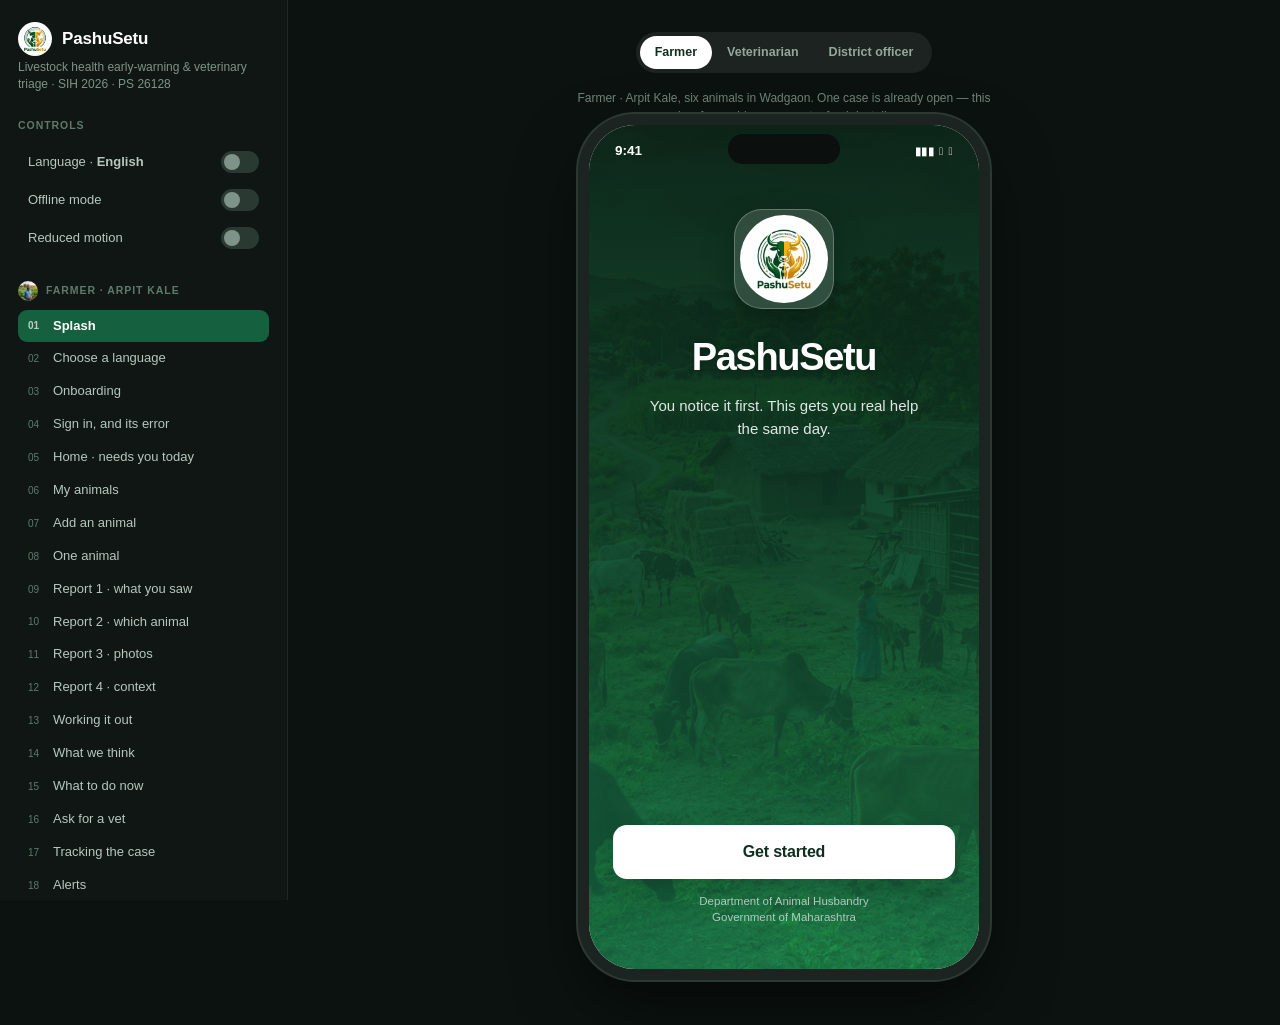
<file: index.html>
<!doctype html>
<html lang="en">
<head>
<meta charset="utf-8">
<meta name="viewport" content="width=device-width,initial-scale=1,maximum-scale=1,user-scalable=no">
<meta name="theme-color" content="#12452E">
<meta name="mobile-web-app-capable" content="yes">
<meta name="apple-mobile-web-app-capable" content="yes">
<meta name="apple-mobile-web-app-status-bar-style" content="black-translucent">
<meta name="apple-mobile-web-app-title" content="PashuSetu">
<title>PashuSetu — Interactive Prototype</title>
<link rel="manifest" href="manifest.webmanifest">
<link rel="icon" type="image/png" sizes="192x192" href="icons/icon-192.png">
<link rel="apple-touch-icon" href="icons/icon-192.png">
<link rel="stylesheet" href="styles.css?v=1787933871">
</head>
<body>
<div class="stage">

  <aside class="panel" id="panel">
    <div class="panel-header" style="display:flex;align-items:center;justify-content:space-between">
      <h1 style="display:flex;align-items:center;gap:10px"><img src="images/logo.png" style="width:34px;height:34px;border-radius:50%;object-fit:cover" alt="PashuSetu Logo"> PashuSetu</h1>
      <button class="panel-close-btn" id="panel-close" aria-label="Close menu">&times;</button>
    </div>
    <div class="sub">Livestock health early-warning &amp; veterinary triage · SIH 2026 · PS 26128</div>

    <div class="grp">
      <div class="grp-t">Controls</div>
      <button class="tog" id="tog-lang"><span>Language · <b id="langv">English</b></span><span class="sw"></span></button>
      <button class="tog" id="tog-off"><span>Offline mode</span><span class="sw"></span></button>
      <button class="tog" id="tog-rm"><span>Reduced motion</span><span class="sw"></span></button>
    </div>

    <div class="grp" id="nav-farmer">
      <div class="grp-t" style="display:flex;align-items:center;gap:8px"><img src="images/farmer.png" style="width:20px;height:20px;border-radius:50%;object-fit:cover"> Farmer · Arpit Kale</div>
    </div>
    <div class="grp" id="nav-vet">
      <div class="grp-t" style="display:flex;align-items:center;gap:8px"><img src="images/vet.png" style="width:20px;height:20px;border-radius:50%;object-fit:cover"> Veterinarian · Dr. Deshmukh</div>
    </div>
    <div class="grp" id="nav-officer">
      <div class="grp-t" style="display:flex;align-items:center;gap:8px"><img src="images/officer.png" style="width:20px;height:20px;border-radius:50%;object-fit:cover"> District officer · Dr. Kulkarni</div>
    </div>
    <div class="grp" id="nav-states">
      <div class="grp-t">States &amp; edge cases</div>
    </div>
  </aside>

  <div class="panel-scrim" id="panel-scrim"></div>

  <main class="devwrap">
    <div class="mob-bar" id="mob-bar">
      <button class="mob-menu-btn" id="mob-menu-btn" aria-label="Open menu">
        <svg width="20" height="20" viewBox="0 0 24 24" fill="none" stroke="currentColor" stroke-width="2" stroke-linecap="round"><path d="M3 12h18M3 6h18M3 18h18"/></svg>
        <span>Menu</span>
      </button>
      <div class="role">
        <button data-role="farmer" class="on">Farmer</button>
        <button data-role="vet">Vet</button>
        <button data-role="officer">Officer</button>
      </div>
    </div>

    <div class="devhead desktop-only">
      <div class="role">
        <button data-role="farmer" class="on">Farmer</button>
        <button data-role="vet">Veterinarian</button>
        <button data-role="officer">District officer</button>
      </div>
    </div>
    <div class="devnote desktop-only" id="devnote">Tap through the app. Use the left panel to jump to any screen or toggle offline, language and reduced motion.</div>

    <div class="device" id="device">
      <div class="notch"></div>
      <div class="statusbar" id="sb">
        <span class="tabnum">9:41</span>
        <span class="sb-r"><span id="sb-net">▮▮▮</span><span>􀙇</span><span>􀛨</span></span>
      </div>
      <div class="viewport" id="vp"></div>
      <div class="scrim" id="scrim"></div>
      <div class="sheet" id="sheet"></div>
      <div class="pill" id="pill"></div>
      <div class="toast" id="toast"></div>
      <div class="interrupt" id="interrupt"></div>
    </div>
  </main>
</div>

<script src="data.js?v=1787933871"></script>
<script src="app.js?v=1787933871"></script>
<script>
if ('serviceWorker' in navigator) {
  window.addEventListener('load', function() {
    navigator.serviceWorker.register('/sw.js').then(function(reg) {
      console.log('PWA ServiceWorker registered:', reg.scope);
    }).catch(function(err) {
      console.log('PWA ServiceWorker registration failed:', err);
    });
  });
}
</script>
</body>
</html>
</file>
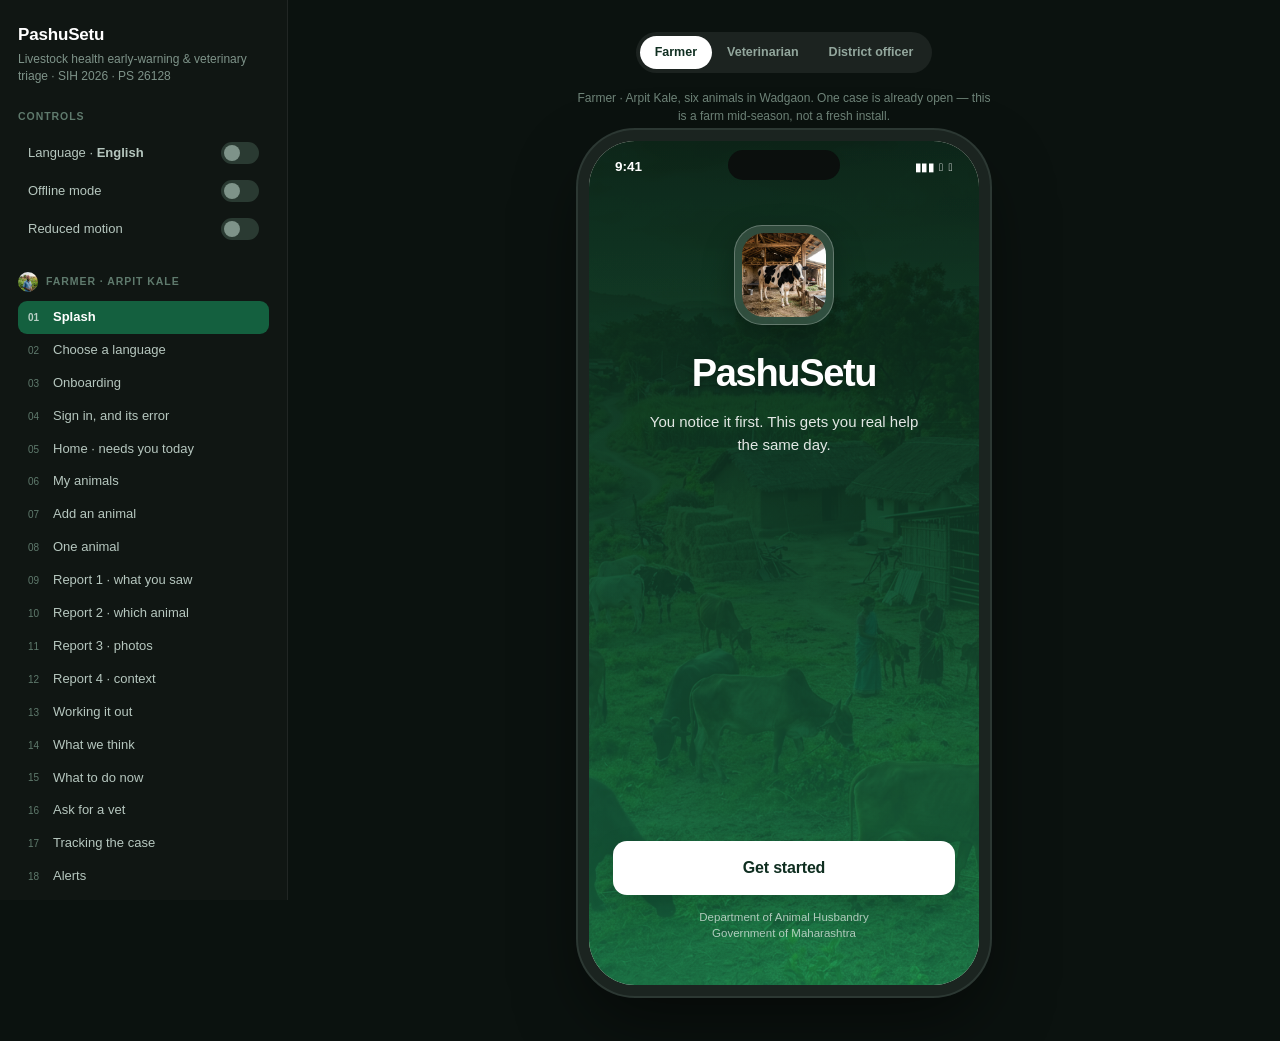
<file: pashuraksha_github_files/index.html>
<!doctype html>
<html lang="en">
<head>
<meta charset="utf-8">
<meta name="viewport" content="width=device-width,initial-scale=1,maximum-scale=1,user-scalable=no">
<meta name="theme-color" content="#12452E">
<meta name="mobile-web-app-capable" content="yes">
<meta name="apple-mobile-web-app-capable" content="yes">
<meta name="apple-mobile-web-app-status-bar-style" content="black-translucent">
<meta name="apple-mobile-web-app-title" content="PashuSetu">
<title>PashuSetu — Interactive Prototype</title>
<link rel="manifest" href="manifest.webmanifest">
<link rel="icon" type="image/png" sizes="192x192" href="icons/icon-192.png">
<link rel="apple-touch-icon" href="icons/icon-192.png">
<link rel="stylesheet" href="styles.css?v=1787933871">
</head>
<body>
<div class="stage">

  <aside class="panel">
    <h1>PashuSetu</h1>
    <div class="sub">Livestock health early-warning &amp; veterinary triage · SIH 2026 · PS 26128</div>

    <div class="grp">
      <div class="grp-t">Controls</div>
      <button class="tog" id="tog-lang"><span>Language · <b id="langv">English</b></span><span class="sw"></span></button>
      <button class="tog" id="tog-off"><span>Offline mode</span><span class="sw"></span></button>
      <button class="tog" id="tog-rm"><span>Reduced motion</span><span class="sw"></span></button>
    </div>

    <div class="grp" id="nav-farmer">
      <div class="grp-t" style="display:flex;align-items:center;gap:8px"><img src="images/farmer.png" style="width:20px;height:20px;border-radius:50%;object-fit:cover"> Farmer · Arpit Kale</div>
    </div>
    <div class="grp" id="nav-vet">
      <div class="grp-t" style="display:flex;align-items:center;gap:8px"><img src="images/vet.png" style="width:20px;height:20px;border-radius:50%;object-fit:cover"> Veterinarian · Dr. Deshmukh</div>
    </div>
    <div class="grp" id="nav-officer">
      <div class="grp-t" style="display:flex;align-items:center;gap:8px"><img src="images/officer.png" style="width:20px;height:20px;border-radius:50%;object-fit:cover"> District officer · Dr. Kulkarni</div>
    </div>
    <div class="grp" id="nav-states">
      <div class="grp-t">States &amp; edge cases</div>
    </div>
  </aside>

  <main class="devwrap">
    <div class="devhead">
      <div class="role">
        <button data-role="farmer" class="on">Farmer</button>
        <button data-role="vet">Veterinarian</button>
        <button data-role="officer">District officer</button>
      </div>
    </div>
    <div class="devnote" id="devnote">Tap through the app. Use the left panel to jump to any screen or toggle offline, language and reduced motion.</div>

    <div class="device" style="margin-top:16px">
      <div class="notch"></div>
      <div class="statusbar" id="sb">
        <span class="tabnum">9:41</span>
        <span class="sb-r"><span id="sb-net">▮▮▮</span><span>􀙇</span><span>􀛨</span></span>
      </div>
      <div class="viewport" id="vp"></div>
      <div class="scrim" id="scrim"></div>
      <div class="sheet" id="sheet"></div>
      <div class="pill" id="pill"></div>
      <div class="toast" id="toast"></div>
      <div class="interrupt" id="interrupt"></div>
    </div>
  </main>
</div>

<script src="data.js?v=1787933871"></script>
<script src="app.js?v=1787933871"></script>
<script>
if ('serviceWorker' in navigator) {
  window.addEventListener('load', function() {
    navigator.serviceWorker.register('/sw.js').then(function(reg) {
      console.log('PWA ServiceWorker registered:', reg.scope);
    }).catch(function(err) {
      console.log('PWA ServiceWorker registration failed:', err);
    });
  });
}
</script>
</body>
</html>
</file>
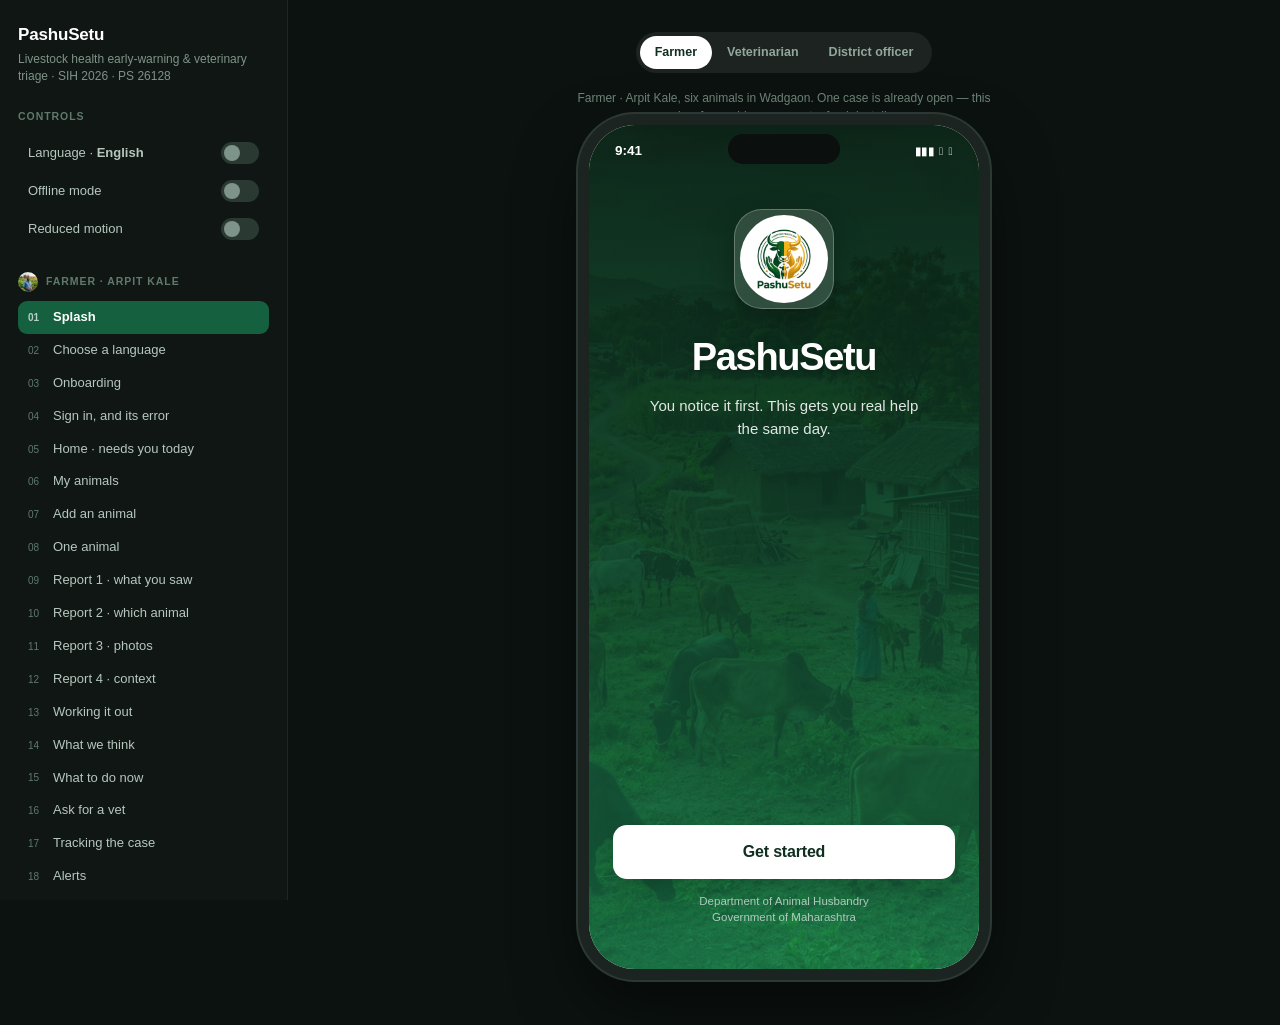
<file: prototype/index.html>
<!doctype html>
<html lang="en">
<head>
<meta charset="utf-8">
<meta name="viewport" content="width=device-width,initial-scale=1,maximum-scale=1,user-scalable=no">
<meta name="theme-color" content="#12452E">
<meta name="mobile-web-app-capable" content="yes">
<meta name="apple-mobile-web-app-capable" content="yes">
<meta name="apple-mobile-web-app-status-bar-style" content="black-translucent">
<meta name="apple-mobile-web-app-title" content="PashuSetu">
<title>PashuSetu — Interactive Prototype</title>
<link rel="manifest" href="manifest.webmanifest">
<link rel="icon" type="image/png" sizes="192x192" href="icons/icon-192.png">
<link rel="apple-touch-icon" href="icons/icon-192.png">
<link rel="stylesheet" href="styles.css?v=1787933871">
</head>
<body>
<div class="stage">

  <aside class="panel" id="panel">
    <div class="panel-header" style="display:flex;align-items:center;justify-content:space-between">
      <h1>PashuSetu</h1>
      <button class="panel-close-btn" id="panel-close" aria-label="Close menu">&times;</button>
    </div>
    <div class="sub">Livestock health early-warning &amp; veterinary triage · SIH 2026 · PS 26128</div>

    <div class="grp">
      <div class="grp-t">Controls</div>
      <button class="tog" id="tog-lang"><span>Language · <b id="langv">English</b></span><span class="sw"></span></button>
      <button class="tog" id="tog-off"><span>Offline mode</span><span class="sw"></span></button>
      <button class="tog" id="tog-rm"><span>Reduced motion</span><span class="sw"></span></button>
    </div>

    <div class="grp" id="nav-farmer">
      <div class="grp-t" style="display:flex;align-items:center;gap:8px"><img src="images/farmer.png" style="width:20px;height:20px;border-radius:50%;object-fit:cover"> Farmer · Arpit Kale</div>
    </div>
    <div class="grp" id="nav-vet">
      <div class="grp-t" style="display:flex;align-items:center;gap:8px"><img src="images/vet.png" style="width:20px;height:20px;border-radius:50%;object-fit:cover"> Veterinarian · Dr. Deshmukh</div>
    </div>
    <div class="grp" id="nav-officer">
      <div class="grp-t" style="display:flex;align-items:center;gap:8px"><img src="images/officer.png" style="width:20px;height:20px;border-radius:50%;object-fit:cover"> District officer · Dr. Kulkarni</div>
    </div>
    <div class="grp" id="nav-states">
      <div class="grp-t">States &amp; edge cases</div>
    </div>
  </aside>

  <div class="panel-scrim" id="panel-scrim"></div>

  <main class="devwrap">
    <div class="mob-bar" id="mob-bar">
      <button class="mob-menu-btn" id="mob-menu-btn" aria-label="Open menu">
        <svg width="20" height="20" viewBox="0 0 24 24" fill="none" stroke="currentColor" stroke-width="2" stroke-linecap="round"><path d="M3 12h18M3 6h18M3 18h18"/></svg>
        <span>Menu</span>
      </button>
      <div class="role">
        <button data-role="farmer" class="on">Farmer</button>
        <button data-role="vet">Vet</button>
        <button data-role="officer">Officer</button>
      </div>
    </div>

    <div class="devhead desktop-only">
      <div class="role">
        <button data-role="farmer" class="on">Farmer</button>
        <button data-role="vet">Veterinarian</button>
        <button data-role="officer">District officer</button>
      </div>
    </div>
    <div class="devnote desktop-only" id="devnote">Tap through the app. Use the left panel to jump to any screen or toggle offline, language and reduced motion.</div>

    <div class="device" id="device">
      <div class="notch"></div>
      <div class="statusbar" id="sb">
        <span class="tabnum">9:41</span>
        <span class="sb-r"><span id="sb-net">▮▮▮</span><span>􀙇</span><span>􀛨</span></span>
      </div>
      <div class="viewport" id="vp"></div>
      <div class="scrim" id="scrim"></div>
      <div class="sheet" id="sheet"></div>
      <div class="pill" id="pill"></div>
      <div class="toast" id="toast"></div>
      <div class="interrupt" id="interrupt"></div>
    </div>
  </main>
</div>

<script src="data.js?v=1787933871"></script>
<script src="app.js?v=1787933871"></script>
<script>
if ('serviceWorker' in navigator) {
  window.addEventListener('load', function() {
    navigator.serviceWorker.register('/sw.js').then(function(reg) {
      console.log('PWA ServiceWorker registered:', reg.scope);
    }).catch(function(err) {
      console.log('PWA ServiceWorker registration failed:', err);
    });
  });
}
</script>
</body>
</html>
</file>
<file: styles.css>
/* ============================================================
   PashuSetu — Design System
   See ../docs/07-design-system.md
   ============================================================ */

:root{
  /* risk scale — desaturated one notch so it reads as information, not decoration */
  --risk-critical:#BE2C22; --risk-critical-bg:#FBEAE7; --risk-critical-ink:#8E1C15;
  --risk-high:#D2620F;     --risk-high-bg:#FAEDE1;     --risk-high-ink:#8A3F06;
  --risk-moderate:#DFA100; --risk-moderate-bg:#FAF1DA; --risk-moderate-ink:#7A5800;
  --risk-low:#2C7A45;      --risk-low-bg:#E7F2E9;      --risk-low-ink:#1F5B32;
  --risk-unknown:#8A867B;  --risk-unknown-bg:#F0EEE7;  --risk-unknown-ink:#5C594F;
  /* brand — one accent, used sparingly */
  --brand-900:#0F2E20; --brand-800:#12452E; --brand-700:#14603F; --brand-600:#1B7A4E;
  --brand-300:#8FC2A9; --brand-100:#E1EFE7; --brand-50:#F1F7F3;
  --accent-600:#B26B23; --accent-100:#F7EBDA;
  /* neutrals — warm paper, so white cards actually separate from the canvas */
  --ink-900:#191B17; --ink-800:#2A2D27; --ink-700:#3F423B; --ink-600:#66635A;
  --ink-400:#95917F; --line:#E5E0D5; --line-soft:#EFEBE2;
  --surface:#FFFFFF; --surface-2:#FAF8F3; --canvas:#F4F1E9;
  /* radius */
  --r-sm:12px; --r-md:16px; --r-lg:24px; --r-full:999px;
  /* elevation — three levels, used only for things genuinely above the page */
  --e1:0 1px 2px rgba(25,27,23,.04);
  --e2:0 6px 20px rgba(25,27,23,.09);
  --e3:0 16px 40px rgba(25,27,23,.18);
  /* motion */
  --m-instant:120ms; --m-quick:200ms; --m-flow:320ms;
  --ease:cubic-bezier(.2,0,0,1); --ease-flow:cubic-bezier(.32,.72,0,1);
}

*,*::before,*::after{box-sizing:border-box;margin:0;padding:0}
html{-webkit-text-size-adjust:100%}
body{
  font-family:-apple-system,BlinkMacSystemFont,"Segoe UI",Roboto,"Noto Sans Devanagari",sans-serif;
  background:#0B120F; color:var(--ink-900);
  font-size:16px; line-height:1.5; -webkit-font-smoothing:antialiased;
  -moz-osx-font-smoothing:grayscale; min-height:100vh;
}
/* type scale */
.t-display{font-size:52px;line-height:.98;font-weight:700;letter-spacing:-.04em}
.t-h1{font-size:30px;line-height:1.14;font-weight:700;letter-spacing:-.03em}
.t-h2{font-size:20px;line-height:1.3;font-weight:680;letter-spacing:-.018em}
.t-h3{font-size:16.5px;line-height:1.32;font-weight:650;letter-spacing:-.012em}
.over{font-size:11px;font-weight:700;letter-spacing:.10em;text-transform:uppercase;color:var(--ink-400)}
button{font:inherit;color:inherit;background:none;border:none;cursor:pointer;-webkit-tap-highlight-color:transparent}
input{font:inherit;color:inherit}
.tabnum{font-variant-numeric:tabular-nums}

/* ============================ STAGE ============================ */
.stage{display:flex;min-height:100vh;align-items:flex-start;gap:0}

/* -------- director panel -------- */
.panel{
  width:288px;flex:none;height:100vh;overflow-y:auto;position:sticky;top:0;
  background:#101613;border-right:1px solid rgba(255,255,255,.07);padding:22px 18px 40px;
}
.panel h1{font-size:17px;font-weight:700;color:#fff;letter-spacing:-.01em}
.panel .sub{font-size:12px;color:#7E9389;margin-top:3px;line-height:1.45}
.panel .grp{margin-top:24px}
.panel .grp-t{font-size:10.5px;font-weight:700;letter-spacing:.09em;text-transform:uppercase;color:#5F7A6D;margin-bottom:9px}
.jump{
  display:flex;align-items:center;gap:9px;width:100%;text-align:left;padding:8px 10px;border-radius:9px;
  font-size:13px;color:#B6C7BF;transition:background var(--m-instant),color var(--m-instant);line-height:1.3;
}
.jump:hover{background:rgba(255,255,255,.06);color:#fff}
.jump.on{background:var(--brand-700);color:#fff;font-weight:600}
.jump .n{font-size:10px;color:#5F7A6D;width:16px;flex:none;font-variant-numeric:tabular-nums}
.jump.on .n{color:rgba(255,255,255,.7)}

.tog{display:flex;align-items:center;justify-content:space-between;gap:8px;padding:8px 10px;border-radius:9px;width:100%;font-size:13px;color:#B6C7BF}
.tog:hover{background:rgba(255,255,255,.06)}
.sw{width:38px;height:22px;border-radius:99px;background:#2A3A32;position:relative;flex:none;transition:background var(--m-quick)}
.sw::after{content:"";position:absolute;top:3px;left:3px;width:16px;height:16px;border-radius:50%;background:#7E9389;transition:transform var(--m-quick) var(--ease),background var(--m-quick)}
.tog.on .sw{background:var(--brand-700)}
.tog.on .sw::after{transform:translateX(16px);background:#fff}

/* -------- device -------- */
.devwrap{flex:1;display:flex;flex-direction:column;align-items:center;padding:32px 24px 56px;min-height:100vh}
.devhead{display:flex;align-items:center;gap:10px;margin-bottom:16px;flex-wrap:wrap;justify-content:center}
.role{display:flex;background:rgba(255,255,255,.07);border-radius:var(--r-full);padding:4px}
.role button{padding:7px 15px;border-radius:var(--r-full);font-size:12.5px;font-weight:600;color:#93A79D;transition:all var(--m-quick) var(--ease)}
.role button.on{background:#fff;color:var(--brand-900)}
.devnote{font-size:12px;color:#6F8479;max-width:420px;text-align:center;line-height:1.5}

.device{
  width:390px;height:844px;background:var(--canvas);border-radius:46px;position:relative;overflow:hidden;
  box-shadow:0 0 0 11px #1B2420,0 0 0 13px #2C3833,0 30px 70px rgba(0,0,0,.55);
  flex:none;
}
.notch{position:absolute;top:9px;left:50%;transform:translateX(-50%);width:112px;height:30px;background:#0B0F0D;border-radius:99px;z-index:90}
.statusbar{position:absolute;top:0;left:0;right:0;height:52px;display:flex;align-items:center;justify-content:space-between;padding:0 26px;font-size:13.5px;font-weight:600;z-index:80;pointer-events:none;color:var(--ink-900)}
.statusbar.light{color:#fff}
.sb-r{display:flex;gap:5px;align-items:center;font-size:11px}

.viewport{position:absolute;inset:0;overflow:hidden}
.screen{
  position:absolute;inset:0;display:flex;flex-direction:column;background:var(--canvas);
  opacity:0;pointer-events:none;
}
.screen.active{opacity:1;pointer-events:auto;z-index:10}
.screen.in-f{animation:inF var(--m-flow) var(--ease-flow) both}
.screen.in-b{animation:inB var(--m-flow) var(--ease-flow) both}
@keyframes inF{from{opacity:0;transform:translateX(22px)}to{opacity:1;transform:none}}
@keyframes inB{from{opacity:0;transform:translateX(-22px)}to{opacity:1;transform:none}}

.body{flex:1;overflow-y:auto;overflow-x:hidden;padding-top:52px;-webkit-overflow-scrolling:touch;scrollbar-width:none}
.body::-webkit-scrollbar{display:none}
.body.nopad{padding-top:0}
.body.hasnav{padding-bottom:92px}
.pad{padding:0 18px}

/* ============================ CHROME ============================ */
.appbar{
  position:sticky;top:0;z-index:40;background:var(--canvas);padding:4px 18px 12px;
  display:flex;align-items:center;gap:12px;
}
.appbar::before{
  content:"";position:absolute;bottom:100%;left:-20px;right:-20px;height:70px;background:var(--canvas);pointer-events:none;
}
.appbar.solid{background:var(--surface);border-bottom:1px solid var(--line-soft)}
.appbar.solid::before{background:var(--surface)}
.appbar h2{font-size:21px;font-weight:700;letter-spacing:-.025em;flex:1}
.iconbtn{width:40px;height:40px;border-radius:var(--r-full);display:grid;place-items:center;flex:none;transition:background var(--m-instant)}
.iconbtn:hover{background:rgba(0,0,0,.05)}
.iconbtn:active{transform:scale(.92)}

.nav{
  position:absolute;bottom:0;left:0;right:0;height:88px;background:rgba(255,255,255,.92);
  backdrop-filter:blur(20px);border-top:1px solid var(--line-soft);
  display:flex;align-items:flex-start;padding:8px 6px 0;z-index:50;
}
.nav button{flex:1;display:flex;flex-direction:column;align-items:center;gap:3px;padding:6px 2px;color:var(--ink-400);transition:color var(--m-instant)}
.nav button .lbl{font-size:10.5px;font-weight:650;letter-spacing:-.005em}
.nav button.on{color:var(--brand-700)}
.nav button:active{transform:scale(.94)}
.nav .fab{flex:none;width:60px}
.fabbtn{
  width:56px;height:56px;border-radius:var(--r-full);background:var(--brand-700);color:#fff;
  display:grid;place-items:center;box-shadow:0 6px 18px rgba(20,96,63,.32);margin-top:-14px;
  transition:transform var(--m-quick) var(--ease-flow);
}
.fabbtn:active{transform:scale(.9)}
.navdot{position:absolute;top:4px;right:calc(50% - 18px);width:8px;height:8px;border-radius:50%;background:var(--risk-critical);border:2px solid #fff}

/* ============================ PRIMITIVES ============================ */
.card{background:var(--surface);border:1px solid var(--line);border-radius:var(--r-md);padding:16px}
.card.flat{border:1px solid var(--line)}
.card.raised{border-color:transparent;box-shadow:var(--e2)}
/* grouped inset section — the pattern Zocdoc / Places / Gentler Streak use.
   One container, hairline dividers, no per-row shadows. */
.group{background:var(--surface);border:1px solid var(--line);border-radius:var(--r-md);overflow:hidden}
.group>*+*{border-top:1px solid var(--line-soft)}
.grow-row{padding:14px 16px;display:flex;gap:12px;align-items:center;width:100%;text-align:left}
.sec-t{font-size:11px;font-weight:700;color:var(--ink-400);letter-spacing:.10em;text-transform:uppercase;
  margin:28px 0 11px;display:flex;align-items:flex-end;justify-content:space-between;gap:10px}
.sec-t .tiny,.sec-t .more{text-transform:none;letter-spacing:0;font-size:12px}
.sec-t .more{color:var(--brand-700);font-weight:650}

.btn{
  display:flex;align-items:center;justify-content:center;gap:8px;width:100%;height:54px;
  border-radius:14px;font-size:16px;font-weight:650;letter-spacing:-.012em;
  transition:transform var(--m-instant) var(--ease),opacity var(--m-instant),background var(--m-instant);
}
.btn:active{transform:scale(.978)}
.btn:disabled{opacity:.38;pointer-events:none}
.btn-p{background:var(--brand-700);color:#fff}
.btn-danger{background:var(--risk-critical);color:#fff}
.btn-s{background:var(--surface);color:var(--ink-900);border:1px solid var(--line)}
.btn-g{background:#EAE6DC;color:var(--ink-700)}
.btn-sm{height:42px;font-size:14px;border-radius:11px;width:auto;padding:0 16px}

.badge{
  display:inline-flex;align-items:center;gap:5px;padding:4px 9px;border-radius:var(--r-full);
  font-size:11.5px;font-weight:700;letter-spacing:.01em;line-height:1.3;white-space:nowrap;
}
.badge .gl{font-size:9px;line-height:1}
.b-critical{background:var(--risk-critical-bg);color:var(--risk-critical-ink)}
.b-high{background:var(--risk-high-bg);color:var(--risk-high-ink)}
.b-moderate{background:var(--risk-moderate-bg);color:var(--risk-moderate-ink)}
.b-low{background:var(--risk-low-bg);color:var(--risk-low-ink)}
.b-unknown{background:var(--risk-unknown-bg);color:var(--risk-unknown-ink)}
.b-info{background:#E9EFF9;color:#1B4E93}
.b-accent{background:var(--accent-100);color:#875014}

.chips{display:flex;gap:8px;overflow-x:auto;padding:2px 18px 2px;margin:0;scrollbar-width:none}
.chips::-webkit-scrollbar{display:none}
.chip{
  padding:8px 14px;border-radius:var(--r-full);background:var(--surface);border:1px solid var(--line);
  font-size:13.5px;font-weight:600;color:var(--ink-600);white-space:nowrap;flex:none;
  transition:all var(--m-instant) var(--ease);
}
.chip.on{background:var(--ink-900);border-color:var(--ink-900);color:#fff}
.chip:active{transform:scale(.95)}

.row{display:flex;align-items:center;gap:12px}
.grow{flex:1;min-width:0}
.trunc{overflow:hidden;text-overflow:ellipsis;white-space:nowrap}
.muted{color:var(--ink-600);font-size:13.5px}
.tiny{color:var(--ink-400);font-size:12px}
.divider{height:1px;background:var(--line-soft);margin:12px 0}

.avatar{width:52px;height:52px;border-radius:14px;object-fit:cover;flex:none;background:var(--surface-2)}
.avatar.sm{width:40px;height:40px;border-radius:11px}
.avatar.lg{width:64px;height:64px;border-radius:18px}
.ph{display:grid;place-items:center;font-size:22px;background:var(--brand-100)}

/* ============================ HOME ============================ */
.greet{padding:6px 18px 4px}
.greet .hi{font-size:13.5px;color:var(--ink-600)}
.greet .nm{font-size:30px;font-weight:700;letter-spacing:-.032em;margin-top:2px;line-height:1.1}
.greet .loc{font-size:12.5px;color:var(--ink-400);margin-top:3px;display:flex;align-items:center;gap:4px}

.attn{
  background:var(--surface);border:1px solid var(--line);border-radius:var(--r-md);overflow:hidden;
  border-left:3px solid var(--risk-critical);
}
.attn+.attn{margin-top:10px}
.attn.high{border-left-color:var(--risk-high)}
.attn.moderate{border-left-color:var(--risk-moderate)}
.attn.due{border-left-color:var(--accent-600)}
.attn-in{padding:14px;display:flex;gap:12px;align-items:flex-start}
.attn-t{font-size:16.5px;font-weight:680;letter-spacing:-.018em;line-height:1.28}
.attn-d{font-size:13px;color:var(--ink-600);margin-top:4px;line-height:1.45}
.attn-a{display:flex;gap:8px;padding:0 14px 14px}

.allclear{
  background:var(--surface);border:1px solid var(--line);
  border-radius:var(--r-md);padding:22px 18px;text-align:center;
}
.allclear .ic{font-size:30px}
.allclear .t{font-size:16.5px;font-weight:650;margin-top:8px}
.allclear .d{font-size:13.5px;color:var(--ink-600);margin-top:4px;line-height:1.5}

.qa{display:grid;grid-template-columns:repeat(4,1fr);gap:8px}
.qa button{
  background:var(--surface);border:1px solid var(--line);border-radius:14px;padding:14px 4px 11px;
  display:flex;flex-direction:column;align-items:center;gap:8px;transition:all var(--m-instant) var(--ease);
}
.qa button:active{transform:scale(.95);background:var(--surface-2)}
.qa .ic{font-size:21px;line-height:1}
.qa .lb{font-size:11px;font-weight:650;color:var(--ink-700);text-align:center;line-height:1.2;letter-spacing:-.01em}

.trend{display:flex;align-items:center;gap:14px}
.trend .big{font-size:38px;font-weight:700;letter-spacing:-.038em;line-height:1}
.delta{display:inline-flex;align-items:center;gap:2px;font-size:13.5px;font-weight:700;letter-spacing:-.01em}
.delta.up{color:var(--risk-low)}
.delta.down{color:var(--risk-high)}

.nearby{background:var(--accent-100);border:1px solid #EEDCC3;border-radius:var(--r-md);padding:14px}

/* ============================ HERD ============================ */
.search{
  display:flex;align-items:center;gap:9px;background:var(--surface);border:1px solid var(--line);
  border-radius:14px;padding:0 14px;height:48px;
}
.search input{border:none;outline:none;flex:1;background:none;font-size:15px}
.search input::placeholder{color:var(--ink-400)}

.alist{display:flex;flex-direction:column;gap:8px}
.aitem{background:var(--surface);border:1px solid var(--line);border-radius:var(--r-md);padding:11px;display:flex;gap:11px;align-items:center;transition:all var(--m-instant) var(--ease);text-align:left;width:100%}
.aitem:active{transform:scale(.985)}
.aitem .nm{font-size:16px;font-weight:660;letter-spacing:-.016em}
.aitem .meta{font-size:12.5px;color:var(--ink-600);margin-top:2px}
.aitem .tag{font-size:10.5px;color:var(--ink-400);margin-top:3px;font-variant-numeric:tabular-nums}

/* ============================ ANIMAL ============================ */
.hero-img{width:100%;height:210px;object-fit:cover;background:var(--brand-100)}
.hero-ov{position:absolute;top:0;left:0;right:0;height:210px;background:linear-gradient(180deg,rgba(0,0,0,.42) 0%,rgba(0,0,0,0) 42%)}
.tabs{display:flex;gap:0;border-bottom:1px solid var(--line);background:var(--surface);position:sticky;top:0;z-index:20}
.tabs button{flex:1;padding:13px 4px 11px;font-size:14px;font-weight:650;color:var(--ink-400);position:relative;transition:color var(--m-quick)}
.tabs button.on{color:var(--brand-700)}
.tabs .ink{position:absolute;bottom:-1px;height:2.5px;background:var(--brand-700);border-radius:2px;transition:all var(--m-flow) var(--ease-flow)}

.tl{position:relative;padding-left:26px}
.tl::before{content:"";position:absolute;left:7px;top:8px;bottom:10px;width:2px;background:var(--line)}
.tl-i{position:relative;padding-bottom:20px}
.tl-i::before{content:"";position:absolute;left:-23px;top:5px;width:12px;height:12px;border-radius:50%;background:var(--surface);border:2.5px solid var(--brand-300)}
.tl-i.crit::before{border-color:var(--risk-critical);background:var(--risk-critical)}
.tl-i .d{font-size:11.5px;color:var(--ink-400);font-weight:600}
.tl-i .t{font-size:14.5px;font-weight:650;margin-top:2px}
.tl-i .s{font-size:13px;color:var(--ink-600);margin-top:3px;line-height:1.45}

/* ============================ REPORT FLOW ============================ */
.prog{height:3px;background:var(--line-soft);border-radius:2px;overflow:hidden;margin:0 18px}
.prog i{display:block;height:100%;background:var(--brand-700);border-radius:2px;transition:width var(--m-flow) var(--ease-flow)}
.stepn{font-size:11px;font-weight:700;color:var(--ink-400);letter-spacing:.10em}
.q{font-size:27px;font-weight:700;letter-spacing:-.032em;line-height:1.18;margin-top:16px}
.qsub{font-size:14px;color:var(--ink-600);margin-top:7px;line-height:1.5}

.tiles{display:grid;grid-template-columns:repeat(3,1fr);gap:9px;margin-top:18px}
.tile{
  background:var(--surface);border:1px solid var(--line);border-radius:14px;
  padding:13px 6px 11px;display:flex;flex-direction:column;align-items:center;gap:7px;min-height:96px;
  justify-content:center;transition:all var(--m-instant) var(--ease);position:relative;
}
.tile .ic{font-size:24px;line-height:1}
.tile .lb{font-size:12px;font-weight:650;text-align:center;line-height:1.25;color:var(--ink-700)}
.tile.on{border-color:var(--brand-700);border-width:1.5px;background:var(--brand-50);box-shadow:0 0 0 3px rgba(20,96,63,.08)}
.tile.on .lb{color:var(--brand-700)}
.tile:active{transform:scale(.955)}
.tile .tick{position:absolute;top:6px;right:6px;width:17px;height:17px;border-radius:50%;background:var(--brand-700);color:#fff;display:grid;place-items:center;font-size:10px;animation:pop var(--m-quick) var(--ease-flow)}
@keyframes pop{from{transform:scale(0)}to{transform:scale(1)}}

.voice{
  display:flex;align-items:center;gap:12px;background:var(--surface);border:1px solid var(--line);
  border-radius:14px;padding:12px 14px;width:100%;margin-top:14px;transition:all var(--m-quick) var(--ease);
}
.voice:active{transform:scale(.985);background:var(--surface-2)}
.voice .mic{width:40px;height:40px;border-radius:12px;background:var(--brand-100);color:var(--brand-700);display:grid;place-items:center;font-size:17px;flex:none}
.voice .t{font-size:15px;font-weight:660;text-align:left;letter-spacing:-.012em}
.voice .s{font-size:12px;color:var(--ink-600);text-align:left;margin-top:1px}
.voice.rec{border-color:var(--risk-critical);background:var(--risk-critical-bg)}
.voice.rec .mic{background:var(--risk-critical);color:#fff;animation:mic 1.1s ease-in-out infinite}
@keyframes mic{0%,100%{box-shadow:0 0 0 0 rgba(198,40,40,.4)}50%{box-shadow:0 0 0 10px rgba(198,40,40,0)}}
.wave{display:flex;align-items:center;gap:2.5px;height:22px}
.wave i{width:2.5px;background:var(--risk-critical);border-radius:2px;animation:wv .85s ease-in-out infinite}
@keyframes wv{0%,100%{height:5px}50%{height:20px}}

.pick{display:flex;flex-direction:column;gap:8px;margin-top:16px}
.pk{
  display:flex;align-items:center;gap:11px;background:var(--surface);border:1px solid var(--line);
  border-radius:var(--r-sm);padding:10px;transition:all var(--m-instant) var(--ease);text-align:left;
}
.pk.on{border-color:var(--brand-600);background:var(--brand-50)}
.pk .box{width:22px;height:22px;border-radius:7px;border:2px solid var(--line);flex:none;display:grid;place-items:center;font-size:11px;color:#fff;transition:all var(--m-instant)}
.pk.on .box{background:var(--brand-700);border-color:var(--brand-700)}

.stepper{display:flex;align-items:center;justify-content:space-between;background:var(--surface);border:1px solid var(--line);border-radius:14px;padding:10px 12px;margin-top:9px}
.stepper.warn{border-color:var(--risk-critical);background:#FFF6F6}
.stepper .lb{font-size:14.5px;font-weight:600}
.stbtn{width:38px;height:38px;border-radius:11px;background:#EFEBE1;display:grid;place-items:center;font-size:19px;font-weight:600;color:var(--ink-700)}
.stbtn:active{transform:scale(.9)}
.stbtn:disabled{opacity:.35}
.stval{width:44px;text-align:center;font-size:20px;font-weight:700;font-variant-numeric:tabular-nums}

.segs{display:flex;gap:7px;flex-wrap:wrap;margin-top:9px}
.seg{padding:9px 15px;border-radius:var(--r-full);border:1px solid var(--line);background:var(--surface);font-size:13.5px;font-weight:600;color:var(--ink-600);transition:all var(--m-instant)}
.seg.on{background:var(--brand-700);border-color:var(--brand-700);color:#fff}
.seg:active{transform:scale(.95)}

.photos{display:grid;grid-template-columns:1fr 1fr;gap:9px;margin-top:16px}
.pslot{
  aspect-ratio:4/3;border-radius:14px;border:1.5px dashed var(--line);background:var(--surface);
  display:flex;flex-direction:column;align-items:center;justify-content:center;gap:6px;color:var(--ink-400);
  font-size:12.5px;font-weight:600;overflow:hidden;position:relative;transition:all var(--m-quick)
}
.pslot.filled{border-style:solid;border-color:var(--brand-300)}
.pslot img{width:100%;height:100%;object-fit:cover}
.pslot .rm{position:absolute;top:6px;right:6px;width:24px;height:24px;border-radius:50%;background:rgba(0,0,0,.6);color:#fff;display:grid;place-items:center;font-size:12px}
.pslot .up{position:absolute;inset:auto 0 0 0;height:3px;background:rgba(255,255,255,.5)}
.pslot .up i{display:block;height:100%;background:var(--brand-600);animation:upl 1.4s var(--ease-flow) forwards}
@keyframes upl{from{width:0}to{width:100%}}
.guide{background:var(--surface-2);border:1px solid var(--line-soft);border-radius:var(--r-sm);padding:12px 14px;margin-top:12px;font-size:13.5px;color:var(--ink-700);line-height:1.55}

.footer{padding:12px 18px calc(12px + env(safe-area-inset-bottom));background:var(--canvas);border-top:1px solid var(--line-soft)}
.footer.solid{background:var(--surface)}

/* ============================ ASSESSING ============================ */
.assessing{flex:1;display:flex;flex-direction:column;align-items:center;justify-content:center;padding:0 34px;text-align:center}
.orb{width:78px;height:78px;border-radius:50%;background:conic-gradient(from 0deg,var(--brand-600),var(--brand-300),var(--brand-100),var(--brand-600));animation:spin 1.5s linear infinite;display:grid;place-items:center;position:relative}
.orb::after{content:"";position:absolute;inset:7px;border-radius:50%;background:var(--canvas)}
.orb .gl{position:relative;z-index:2;font-size:26px}
@keyframes spin{to{transform:rotate(360deg)}}
.reasons{margin-top:30px;display:flex;flex-direction:column;gap:11px;width:100%}
.rline{display:flex;align-items:center;gap:9px;font-size:14px;color:var(--ink-600);opacity:0;transform:translateY(6px);text-align:left}
.rline.show{animation:rIn 380ms var(--ease) forwards}
@keyframes rIn{to{opacity:1;transform:none}}
.rline .tk{width:19px;height:19px;border-radius:50%;background:var(--brand-100);color:var(--brand-700);display:grid;place-items:center;font-size:10px;flex:none}

/* ============================ ASSESSMENT ============================ */
.verdict{background:var(--surface);border:1px solid var(--line);border-radius:var(--r-lg);overflow:hidden}
.verdict-top{padding:16px 18px 20px;text-align:center;position:relative}
.verdict-top.critical{background:linear-gradient(165deg,#FBEAE7,#fff 62%)}
.verdict-top.high{background:linear-gradient(165deg,#FBEFE3,#fff 62%)}
.verdict-top.moderate{background:linear-gradient(165deg,#FAF1DA,#fff 62%)}
.verdict-top.low{background:linear-gradient(165deg,#E7F2E9,#fff 62%)}
.gauge{position:relative;width:138px;height:138px;margin:0 auto}
.gauge svg{transform:rotate(-90deg)}
.gauge .val{position:absolute;inset:0;display:flex;flex-direction:column;align-items:center;justify-content:center}
.gauge .num{font-size:42px;font-weight:700;letter-spacing:-.038em;line-height:1;font-variant-numeric:tabular-nums}
.gauge .of{font-size:11px;color:var(--ink-400);font-weight:600;margin-top:2px}
.arc{transition:stroke-dashoffset 900ms var(--ease-flow)}

.act-now{background:var(--brand-900);color:#fff;border-radius:var(--r-md);padding:16px;margin-top:14px}
.act-now .k{font-size:11px;font-weight:700;letter-spacing:.09em;text-transform:uppercase;color:var(--brand-300)}
.act-now .t{font-size:21px;font-weight:700;letter-spacing:-.028em;margin-top:7px;line-height:1.22}
.act-now .d{font-size:13.5px;color:rgba(255,255,255,.78);margin-top:6px;line-height:1.5}

.acc{background:var(--surface);border:1px solid var(--line);border-radius:var(--r-md);overflow:hidden;margin-top:10px}
.acc-h{display:flex;align-items:center;gap:10px;padding:15px 16px;width:100%;text-align:left}
.acc-h .t{font-size:14.5px;font-weight:650;flex:1}
.acc-h .cv{transition:transform var(--m-quick) var(--ease)}
.acc.open .acc-h .cv{transform:rotate(180deg)}
.acc-b{max-height:0;overflow:hidden;transition:max-height var(--m-flow) var(--ease-flow)}
.acc.open .acc-b{max-height:520px}
.acc-in{padding:0 16px 16px}
.ev{display:flex;gap:10px;padding:9px 0;border-top:1px solid var(--line-soft)}
.ev .dot{width:7px;height:7px;border-radius:50%;margin-top:6px;flex:none}
.ev .t{font-size:13.5px;font-weight:600;line-height:1.35}
.ev .w{font-size:11.5px;color:var(--ink-400);margin-top:2px}

.conf{display:flex;align-items:center;gap:11px;background:var(--surface-2);border:1px solid var(--line-soft);border-radius:var(--r-sm);padding:12px 14px;margin-top:10px}
.confbar{flex:1;height:6px;background:#E4E0D6;border-radius:3px;overflow:hidden}
.confbar i{display:block;height:100%;background:var(--brand-700);border-radius:3px;transition:width 700ms var(--ease-flow)}

.disclaim{display:flex;gap:10px;background:var(--risk-moderate-bg);border:1px solid #EFDFB4;border-radius:var(--r-sm);padding:12px 14px;margin-top:10px}
.disclaim .tx{font-size:13px;color:var(--risk-moderate-ink);line-height:1.55}

.wrongbtn{width:100%;padding:13px;text-align:center;font-size:13.5px;font-weight:650;color:var(--ink-600);border:1px solid var(--line);border-radius:var(--r-sm);background:var(--surface);margin-top:10px}

/* ============================ ACTION PLAN ============================ */
.plan{display:flex;flex-direction:column;gap:9px}
.pstep{background:var(--surface);border:1px solid var(--line);border-radius:var(--r-md);padding:14px;display:flex;gap:12px;align-items:flex-start;text-align:left;width:100%;transition:all var(--m-quick) var(--ease)}
.pstep .n{width:28px;height:28px;border-radius:50%;background:#EFEBE1;color:var(--ink-600);display:grid;place-items:center;font-size:13px;font-weight:700;flex:none;transition:all var(--m-quick) var(--ease)}
.pstep .t{font-size:15px;font-weight:650;line-height:1.3;transition:all var(--m-quick)}
.pstep .d{font-size:13px;color:var(--ink-600);margin-top:4px;line-height:1.5}
.pstep.done{background:var(--surface-2)}
.pstep.done .n{background:var(--brand-700);color:#fff}
.pstep.done .t{color:var(--ink-400);text-decoration:line-through}
.planbar{display:flex;align-items:center;gap:10px;margin-bottom:12px}
.planbar .bar{flex:1;height:6px;background:#E4E0D6;border-radius:3px;overflow:hidden}
.planbar .bar i{display:block;height:100%;background:var(--brand-700);transition:width var(--m-flow) var(--ease-flow)}

/* ============================ ALERTS / CASES ============================ */
.alert{background:var(--surface);border:1px solid var(--line);border-radius:var(--r-md);padding:14px;display:flex;gap:12px;text-align:left;width:100%;position:relative}
.alert.unread::after{content:"";position:absolute;top:14px;right:14px;width:8px;height:8px;border-radius:50%;background:var(--brand-700)}
.alert .ai{width:38px;height:38px;border-radius:11px;display:grid;place-items:center;font-size:17px;flex:none}
.alert .t{font-size:14.5px;font-weight:650;line-height:1.35;padding-right:14px}
.alert .d{font-size:13px;color:var(--ink-600);margin-top:4px;line-height:1.45}
.alert .m{font-size:11.5px;color:var(--ink-400);margin-top:7px}

.track{display:flex;flex-direction:column;gap:0;margin-top:4px}
.tstep{display:flex;gap:12px;padding-bottom:16px;position:relative}
.tstep:not(:last-child)::before{content:"";position:absolute;left:11px;top:24px;bottom:0;width:2px;background:var(--line)}
.tstep.done:not(:last-child)::before{background:var(--brand-300)}
.tdot{width:24px;height:24px;border-radius:50%;background:var(--surface);border:2px solid var(--line);flex:none;display:grid;place-items:center;font-size:11px;z-index:2}
.tstep.done .tdot{background:var(--brand-600);border-color:var(--brand-600);color:#fff}
.tstep.now .tdot{border-color:var(--brand-600);animation:np 1.6s ease-in-out infinite}
@keyframes np{0%,100%{box-shadow:0 0 0 0 rgba(31,122,77,.35)}50%{box-shadow:0 0 0 7px rgba(31,122,77,0)}}
.tstep .t{font-size:14.5px;font-weight:650}
.tstep .s{font-size:12.5px;color:var(--ink-600);margin-top:2px}

/* ============================ VET ============================ */
.vhead{background:var(--brand-900);color:#fff;padding:56px 18px 18px;margin-bottom:-14px}
.vhead .nm{font-size:26px;font-weight:700;letter-spacing:-.03em}
.vhead .sb{font-size:13px;color:var(--brand-300);margin-top:3px}
.vstats{display:grid;grid-template-columns:repeat(3,1fr);gap:9px;margin-top:16px}
.vstat{background:rgba(255,255,255,.09);border-radius:var(--r-sm);padding:11px 12px}
.vstat .n{font-size:26px;font-weight:700;letter-spacing:-.03em;line-height:1}
.vstat .l{font-size:11px;color:var(--brand-300);margin-top:4px;font-weight:600}

.qitem{background:var(--surface);border:1px solid var(--line);border-radius:var(--r-md);overflow:hidden;text-align:left;width:100%;display:block;transition:all var(--m-instant) var(--ease)}
.qitem:active{transform:scale(.99)}
.qitem{border-left-width:3px;border-left-style:solid}
.qitem-in{padding:13px 14px;display:flex;gap:12px}
.qitem .id{font-size:11px;font-weight:700;color:var(--ink-400);letter-spacing:.04em}
.qitem .t{font-size:15.5px;font-weight:660;margin-top:4px;line-height:1.28;letter-spacing:-.014em}
.qitem .m{font-size:12.5px;color:var(--ink-600);margin-top:6px;display:flex;gap:6px 12px;flex-wrap:wrap;align-items:center}
.qitem .m span{display:inline-flex;align-items:center;gap:4px;white-space:nowrap}
.qitem .thumb{width:58px;height:58px;border-radius:11px;object-fit:cover;flex:none;background:var(--line-soft)}

.ctx{background:#EDF2FA;border:1px solid #D8E3F3;border-radius:var(--r-sm);padding:13px 14px;margin-top:10px}
.ctx .t{font-size:13.5px;font-weight:700;color:#1B4E93}
.ctx .d{font-size:13px;color:#33507F;margin-top:4px;line-height:1.5}

.actgrid{display:grid;grid-template-columns:1fr 1fr;gap:9px}

/* ============================ MAP ============================ */
.map{position:relative;height:396px;background:#E9E5DA;overflow:hidden}
.map svg{position:absolute;inset:0;width:100%;height:100%}
.zone{cursor:pointer;transition:opacity var(--m-quick)}
.zone circle.pulse{animation:zp 2.6s ease-out infinite}
@keyframes zp{0%{r:8;opacity:.55}100%{r:44;opacity:0}}
.legend{position:absolute;right:14px;bottom:14px;background:rgba(255,255,255,.95);border-radius:var(--r-sm);padding:10px 12px;box-shadow:var(--e2);font-size:11.5px}
.legend .lr{display:flex;align-items:center;gap:7px;padding:2.5px 0}
.legend .sw2{width:16px;height:9px;border-radius:3px}
.fresh{position:absolute;top:60px;left:50%;transform:translateX(-50%);background:rgba(20,24,28,.82);color:#fff;padding:6px 13px;border-radius:var(--r-full);font-size:11.5px;font-weight:600;backdrop-filter:blur(6px);white-space:nowrap}
.zrail{display:flex;gap:9px;overflow-x:auto;padding:12px 18px;margin:0;scrollbar-width:none}
.zrail::-webkit-scrollbar{display:none}
.zcard{flex:none;width:252px;background:var(--surface);border:1px solid var(--line);border-radius:var(--r-md);box-shadow:var(--e2);padding:14px;text-align:left;transition:transform var(--m-instant) var(--ease)}
.zcard:active{transform:scale(.98)}
.zcard .t{font-size:15px;font-weight:700;letter-spacing:-.01em}
.zstats{display:flex;gap:14px;margin-top:9px}
.zstats div .n{font-size:17px;font-weight:700;line-height:1}
.zstats div .l{font-size:10.5px;color:var(--ink-400);margin-top:2px;font-weight:600}

/* ============================ OFFICER ============================ */
.ohead{background:linear-gradient(155deg,#143D2B,#1B5138);color:#fff;padding:56px 18px 20px}
.kpis{display:grid;grid-template-columns:repeat(3,1fr);gap:9px;margin-top:16px}
.kpi{background:rgba(255,255,255,.1);border-radius:var(--r-sm);padding:12px}
.kpi .n{font-size:27px;font-weight:700;letter-spacing:-.032em;line-height:1}
.kpi .l{font-size:10.5px;color:var(--brand-300);margin-top:5px;font-weight:600;line-height:1.3}
.spark{width:100%;height:38px;margin-top:6px}
.cluster{background:var(--surface);border:1px solid var(--line);border-radius:var(--r-md);padding:14px;text-align:left;width:100%;border-left:3px solid var(--risk-high)}
.cluster.critical{border-left-color:var(--risk-critical)}
.lead{background:var(--risk-low-bg);border:1px solid #D5E7D9;border-radius:var(--r-sm);padding:13px 14px;margin-top:10px}
.lead .n{font-size:22px;font-weight:700;color:var(--risk-low);letter-spacing:-.02em}
.lead .l{font-size:13px;color:var(--risk-low-ink);margin-top:3px;line-height:1.45}

/* ============================ STATES ============================ */
.skel{background:linear-gradient(90deg,#E9E5DA 25%,#F3F0E8 50%,#E9E5DA 75%);background-size:220% 100%;animation:sh 1.4s linear infinite;border-radius:8px}
@keyframes sh{from{background-position:220% 0}to{background-position:-220% 0}}
.sk-card{background:var(--surface);border:1px solid var(--line);border-radius:var(--r-md);padding:14px;display:flex;gap:12px;align-items:center}

.empty{text-align:center;padding:44px 26px}
.empty .ic{width:76px;height:76px;border-radius:24px;background:var(--surface);border:1px solid var(--line);display:grid;place-items:center;font-size:32px;margin:0 auto 16px}
.empty .t{font-size:20px;font-weight:700;letter-spacing:-.025em}
.empty .d{font-size:14px;color:var(--ink-600);margin-top:7px;line-height:1.55}
.empty .btn{margin-top:20px}

.errbox{display:flex;gap:10px;background:var(--risk-critical-bg);border:1px solid #F2CFC9;border-radius:var(--r-sm);padding:12px 13px}
.errbox .tx{font-size:13.5px;color:var(--risk-critical-ink);line-height:1.5}
.inperr{font-size:12.5px;color:var(--risk-critical);margin-top:6px;display:flex;align-items:center;gap:5px;animation:shk 320ms}
@keyframes shk{0%,100%{transform:translateX(0)}25%{transform:translateX(-4px)}75%{transform:translateX(4px)}}

.field{margin-top:14px}
.field label{font-size:13px;font-weight:650;color:var(--ink-700);display:block;margin-bottom:6px}
.inp{width:100%;height:52px;border:1px solid var(--line);border-radius:14px;padding:0 14px;background:var(--surface);outline:none;font-size:16px;transition:border-color var(--m-instant)}
.inp:focus{border-color:var(--brand-700);box-shadow:0 0 0 3px rgba(20,96,63,.09)}
.inp.bad{border-color:var(--risk-critical)}

/* sync pill */
.pill{
  position:absolute;left:50%;bottom:104px;transform:translateX(-50%) translateY(70px);z-index:70;
  background:rgba(20,24,28,.92);color:#fff;border-radius:var(--r-full);padding:10px 16px;
  display:flex;align-items:center;gap:9px;font-size:13px;font-weight:600;backdrop-filter:blur(10px);
  box-shadow:var(--e3);opacity:0;transition:all var(--m-flow) var(--ease-flow);white-space:nowrap;max-width:340px;
}
.pill.show{transform:translateX(-50%) translateY(0);opacity:1}
.pill .sp{width:15px;height:15px;border:2px solid rgba(255,255,255,.3);border-top-color:#fff;border-radius:50%;animation:spin .8s linear infinite;flex:none}
.pill .rt{color:var(--brand-300);font-weight:700;text-decoration:underline}

.offbar{
  margin-bottom:2px;
  background:#3A4249;color:#fff;font-size:12.5px;font-weight:600;padding:9px 18px;
  display:flex;align-items:center;gap:8px;position:relative;z-index:45;
}
.offbar .cnt{margin-left:auto;background:rgba(255,255,255,.16);padding:2px 8px;border-radius:var(--r-full);font-size:11px}

.pendrow{display:flex;align-items:center;gap:10px;padding:11px 0;border-bottom:1px solid var(--line-soft)}
.pendrow .st{font-size:11.5px;font-weight:700}
.pendrow.fail .st{color:var(--risk-critical)}
.pendrow.ok .st{color:var(--risk-low)}
.pendrow.wait .st{color:var(--ink-400)}

/* sheet */
.scrim{position:absolute;inset:0;background:rgba(10,14,12,.5);z-index:95;opacity:0;pointer-events:none;transition:opacity var(--m-quick)}
.scrim.show{opacity:1;pointer-events:auto}
.sheet{
  position:absolute;left:0;right:0;bottom:0;z-index:96;background:var(--surface);
  border-radius:var(--r-lg) var(--r-lg) 0 0;padding:8px 18px calc(22px + env(safe-area-inset-bottom));
  transform:translateY(100%);transition:transform var(--m-flow) var(--ease-flow);max-height:78%;overflow-y:auto;
}
.sheet.show{transform:none}
.grab{width:38px;height:4px;background:var(--line);border-radius:2px;margin:6px auto 14px}
.sheet h3{font-size:19px;font-weight:700;letter-spacing:-.02em}

.toast{
  position:absolute;left:18px;right:18px;bottom:100px;z-index:97;background:var(--brand-900);color:#fff;
  border-radius:var(--r-sm);padding:13px 15px;font-size:14px;font-weight:600;display:flex;align-items:center;gap:10px;
  box-shadow:var(--e3);transform:translateY(16px);opacity:0;pointer-events:none;transition:all var(--m-quick) var(--ease-flow);
}
.toast.show{transform:none;opacity:1}

/* critical interrupt */
.interrupt{
  position:absolute;inset:0;z-index:98;background:#BE2222;color:#fff;
  display:flex;flex-direction:column;justify-content:center;padding:0 30px;text-align:center;
  opacity:0;pointer-events:none;transition:opacity var(--m-quick);
}
.interrupt.show{opacity:1;pointer-events:auto}
.interrupt .ic{font-size:52px;animation:pulse2 900ms var(--ease) 2}
@keyframes pulse2{0%,100%{transform:scale(1)}50%{transform:scale(1.16)}}
.interrupt h3{font-size:27px;font-weight:700;letter-spacing:-.02em;margin-top:18px;line-height:1.2}
.interrupt p{font-size:15px;margin-top:12px;line-height:1.55;color:rgba(255,255,255,.9)}

/* Devanagari optical compensation — Marathi renders ~15% smaller than Latin
   at the same point size, so labels and micro-copy get a step up. */
.lang-mr .tile .lb{font-size:13px}
.lang-mr .nav button .lbl{font-size:11.5px}
.lang-mr .qa .lb{font-size:12px}
.lang-mr .muted{font-size:14.5px}
.lang-mr .tiny{font-size:13px}
.lang-mr .chip,.lang-mr .seg{font-size:14.5px}
.lang-mr .over,.lang-mr .sec-t{font-size:12px;letter-spacing:.04em}

/* reduced motion */
.rm *,.rm *::before,.rm *::after{
  animation-duration:1ms!important;animation-iteration-count:1!important;
  transition-duration:120ms!important;
}
.rm .screen.in-f,.rm .screen.in-b{animation:fadeOnly 120ms both}
@keyframes fadeOnly{from{opacity:0}to{opacity:1}}

/* mobile drawer & responsive layout */
.panel-scrim {
  position: fixed; inset: 0; background: rgba(0,0,0,.6); backdrop-filter: blur(4px);
  z-index: 199; opacity: 0; pointer-events: none; transition: opacity var(--m-quick);
}
.panel-scrim.show { opacity: 1; pointer-events: auto; }

.panel-close-btn {
  display: none; width: 30px; height: 30px; border-radius: 50%; background: rgba(255,255,255,.12);
  color: #fff; border: none; font-size: 18px; align-items: center; justify-content: center;
  cursor: pointer; transition: background var(--m-instant); flex: none;
}
.panel-close-btn:hover { background: rgba(255,255,255,.24); }

.mob-bar {
  display: none; width: 100%; max-width: 480px; margin: 0 auto 10px;
  background: rgba(16,22,19,.92); backdrop-filter: blur(12px);
  border: 1px solid rgba(255,255,255,.1); border-radius: var(--r-full);
  padding: 5px 8px 5px 12px; align-items: center; justify-content: space-between; gap: 8px; z-index: 100;
}
.mob-menu-btn {
  display: inline-flex; align-items: center; gap: 6px; padding: 5px 10px;
  border-radius: var(--r-full); background: rgba(255,255,255,.12); color: #fff;
  font-size: 12.5px; font-weight: 650; border: none; transition: background var(--m-instant);
}
.mob-menu-btn:active { background: rgba(255,255,255,.25); transform: scale(.95); }

@media (max-width: 1120px) {
  .panel {
    position: fixed; top: 0; left: 0; bottom: 0; z-index: 200; width: 300px; max-width: 85vw;
    height: 100vh; transform: translateX(-100%); transition: transform var(--m-flow) var(--ease-flow);
    box-shadow: 10px 0 30px rgba(0,0,0,.6); border-right: 1px solid rgba(255,255,255,.12);
    display: block !important;
  }
  .panel.open { transform: translateX(0); }
  .panel-close-btn { display: flex; }
  .devwrap { padding: 12px 10px 24px; min-height: 100vh; }
  .mob-bar { display: flex; }
}

@media (max-height: 900px) and (min-width: 769px) {
  .device { transform-origin: top center; }
}

@media (max-width: 768px) {
  html, body { overflow-x: hidden; height: 100%; }
  .stage { flex-direction: column; min-height: 100dvh; width: 100%; overflow: hidden; }
  .desktop-only { display: none !important; }
  
  .devwrap {
    padding: 0; width: 100%; min-height: 100dvh; height: 100dvh;
    display: flex; flex-direction: column; justify-content: flex-start; align-items: center;
    overflow: hidden;
  }
  .mob-bar {
    border-radius: 0; border-inline: none; border-top: none; margin: 0; width: 100%; max-width: 100%;
    position: relative; z-index: 101; flex: none; height: 48px; padding: 4px 10px;
    background: #0B120F; border-bottom: 1px solid rgba(255,255,255,.1);
  }
  .mob-bar .role button { padding: 5px 10px; font-size: 11.5px; }
  
  .device {
    width: 100% !important; max-width: 100% !important; height: 100% !important; flex: 1;
    border-radius: 0 !important; box-shadow: none !important; margin-top: 0 !important;
    position: relative; overflow: hidden;
  }
  .notch { display: none !important; }
  
  .statusbar {
    padding-top: env(safe-area-inset-top, 0px);
  }
  .body {
    padding-top: calc(52px + env(safe-area-inset-top, 0px));
  }
  .body.nopad {
    padding-top: 0;
  }
  .body.hasnav {
    padding-bottom: calc(92px + env(safe-area-inset-bottom, 0px));
  }
  .nav {
    padding-bottom: env(safe-area-inset-bottom, 0px);
    height: calc(88px + env(safe-area-inset-bottom, 0px));
  }
  .footer {
    padding-bottom: calc(12px + env(safe-area-inset-bottom, 0px));
  }
  .sheet {
    padding-bottom: calc(22px + env(safe-area-inset-bottom, 0px));
  }
  .toast {
    bottom: calc(100px + env(safe-area-inset-bottom, 0px));
  }
  .pill {
    bottom: calc(104px + env(safe-area-inset-bottom, 0px));
  }

  /* fine-tune mobile spacing */
  .pad { padding: 0 14px; }
  .qa { gap: 6px; }
  .qa button { padding: 12px 2px 9px; }
  .tiles { gap: 7px; }
  .tile { min-height: 88px; padding: 10px 4px 8px; }
}


/* ============================================================
   Additions for the drawn icon set and the unified top bar
   ============================================================ */
.barpad{width:40px;flex:none}
.appbar .iconbtn{color:var(--ink-700)}
.appbar h2{min-width:0;overflow:hidden;text-overflow:ellipsis;white-space:nowrap}

.spin{width:17px;height:17px;border:2px solid rgba(255,255,255,.35);border-top-color:#fff;
  border-radius:50%;display:inline-block;animation:spin .8s linear infinite}
.pbar{height:6px;background:#E4E0D6;border-radius:4px;overflow:hidden}
.pbar i{display:block;height:100%;border-radius:4px;transition:width var(--m-flow) var(--ease-flow)}
.sheetup{background:var(--canvas);border-radius:22px 22px 0 0;margin-top:-16px;
  padding-top:18px;min-height:470px;position:relative;z-index:2}

/* icons sit optically centred wherever they are used */
.qa .ic{color:var(--brand-700);height:24px;display:grid;place-items:center}
.tile .ic{color:var(--ink-700);height:32px;display:grid;place-items:center}
.tile .ic svg{width:32px;height:32px}
.tile.on .ic{color:var(--brand-700)}
.tile .tick{display:grid;place-items:center}
.tile .tick svg{width:10px;height:10px}
.alert .ai{color:var(--ink-700)}
.alert .ai svg{width:20px;height:20px}
.empty .ic{color:var(--brand-700)}
.empty .ic svg{width:32px;height:32px}
.allclear .ic{color:var(--risk-low);display:grid;place-items:center;height:34px}
.allclear .ic svg{width:30px;height:30px}
.orb .gl{color:var(--brand-700);display:grid;place-items:center}
.orb .gl svg{width:26px;height:26px}
.avatar.ph{display:grid;place-items:center}
.avatar.ph svg{width:24px;height:24px}
.avatar.lg.ph svg{width:28px;height:28px}
.avatar.sm.ph svg{width:19px;height:19px}
.badge .gl{display:inline-flex;align-items:center;line-height:0}
.search svg{color:var(--ink-400);flex:none}
.voice .mic svg{width:19px;height:19px}
.pslot svg{color:var(--ink-400)}
.pslot .rm{display:grid;place-items:center}
.pslot .rm svg{width:12px;height:12px}
.nearby svg{flex:none}
.qitem .m svg{flex:none;opacity:.65}
.lead .row>span:first-child{flex:none;margin-top:2px}
.pstep .n svg{width:12px;height:12px}
.tstep .tdot svg{width:11px;height:11px}
.tdot{display:grid;place-items:center}
.rline .tk{display:grid;place-items:center}
.rline .tk svg{width:9px;height:9px}
.pendrow .st{white-space:nowrap}
.interrupt .ic{display:grid;place-items:center}
.interrupt .ic svg{width:52px;height:52px;stroke-width:1.6}
.toast svg{flex:none}
.pill svg{flex:none}
.cluster{border-left-style:solid}
.legend .over{color:var(--ink-600)}
.acc-h .cv{display:grid;place-items:center;color:var(--ink-400)}
.nav button svg{flex:none}
.fabbtn svg{stroke-width:2.4}
.sb-r{font-variant-numeric:tabular-nums;letter-spacing:.04em}
</file>
<file: pashuraksha_github_files/styles.css>
/* ============================================================
   PashuSetu — Design System
   See ../docs/07-design-system.md
   ============================================================ */

:root{
  /* risk scale — desaturated one notch so it reads as information, not decoration */
  --risk-critical:#BE2C22; --risk-critical-bg:#FBEAE7; --risk-critical-ink:#8E1C15;
  --risk-high:#D2620F;     --risk-high-bg:#FAEDE1;     --risk-high-ink:#8A3F06;
  --risk-moderate:#DFA100; --risk-moderate-bg:#FAF1DA; --risk-moderate-ink:#7A5800;
  --risk-low:#2C7A45;      --risk-low-bg:#E7F2E9;      --risk-low-ink:#1F5B32;
  --risk-unknown:#8A867B;  --risk-unknown-bg:#F0EEE7;  --risk-unknown-ink:#5C594F;
  /* brand — one accent, used sparingly */
  --brand-900:#0F2E20; --brand-800:#12452E; --brand-700:#14603F; --brand-600:#1B7A4E;
  --brand-300:#8FC2A9; --brand-100:#E1EFE7; --brand-50:#F1F7F3;
  --accent-600:#B26B23; --accent-100:#F7EBDA;
  /* neutrals — warm paper, so white cards actually separate from the canvas */
  --ink-900:#191B17; --ink-800:#2A2D27; --ink-700:#3F423B; --ink-600:#66635A;
  --ink-400:#95917F; --line:#E5E0D5; --line-soft:#EFEBE2;
  --surface:#FFFFFF; --surface-2:#FAF8F3; --canvas:#F4F1E9;
  /* radius */
  --r-sm:12px; --r-md:16px; --r-lg:24px; --r-full:999px;
  /* elevation — three levels, used only for things genuinely above the page */
  --e1:0 1px 2px rgba(25,27,23,.04);
  --e2:0 6px 20px rgba(25,27,23,.09);
  --e3:0 16px 40px rgba(25,27,23,.18);
  /* motion */
  --m-instant:120ms; --m-quick:200ms; --m-flow:320ms;
  --ease:cubic-bezier(.2,0,0,1); --ease-flow:cubic-bezier(.32,.72,0,1);
}

*,*::before,*::after{box-sizing:border-box;margin:0;padding:0}
html{-webkit-text-size-adjust:100%}
body{
  font-family:-apple-system,BlinkMacSystemFont,"Segoe UI",Roboto,"Noto Sans Devanagari",sans-serif;
  background:#0B120F; color:var(--ink-900);
  font-size:16px; line-height:1.5; -webkit-font-smoothing:antialiased;
  -moz-osx-font-smoothing:grayscale; min-height:100vh;
}
/* type scale */
.t-display{font-size:52px;line-height:.98;font-weight:700;letter-spacing:-.04em}
.t-h1{font-size:30px;line-height:1.14;font-weight:700;letter-spacing:-.03em}
.t-h2{font-size:20px;line-height:1.3;font-weight:680;letter-spacing:-.018em}
.t-h3{font-size:16.5px;line-height:1.32;font-weight:650;letter-spacing:-.012em}
.over{font-size:11px;font-weight:700;letter-spacing:.10em;text-transform:uppercase;color:var(--ink-400)}
button{font:inherit;color:inherit;background:none;border:none;cursor:pointer;-webkit-tap-highlight-color:transparent}
input{font:inherit;color:inherit}
.tabnum{font-variant-numeric:tabular-nums}

/* ============================ STAGE ============================ */
.stage{display:flex;min-height:100vh;align-items:flex-start;gap:0}

/* -------- director panel -------- */
.panel{
  width:288px;flex:none;height:100vh;overflow-y:auto;position:sticky;top:0;
  background:#101613;border-right:1px solid rgba(255,255,255,.07);padding:22px 18px 40px;
}
.panel h1{font-size:17px;font-weight:700;color:#fff;letter-spacing:-.01em}
.panel .sub{font-size:12px;color:#7E9389;margin-top:3px;line-height:1.45}
.panel .grp{margin-top:24px}
.panel .grp-t{font-size:10.5px;font-weight:700;letter-spacing:.09em;text-transform:uppercase;color:#5F7A6D;margin-bottom:9px}
.jump{
  display:flex;align-items:center;gap:9px;width:100%;text-align:left;padding:8px 10px;border-radius:9px;
  font-size:13px;color:#B6C7BF;transition:background var(--m-instant),color var(--m-instant);line-height:1.3;
}
.jump:hover{background:rgba(255,255,255,.06);color:#fff}
.jump.on{background:var(--brand-700);color:#fff;font-weight:600}
.jump .n{font-size:10px;color:#5F7A6D;width:16px;flex:none;font-variant-numeric:tabular-nums}
.jump.on .n{color:rgba(255,255,255,.7)}

.tog{display:flex;align-items:center;justify-content:space-between;gap:8px;padding:8px 10px;border-radius:9px;width:100%;font-size:13px;color:#B6C7BF}
.tog:hover{background:rgba(255,255,255,.06)}
.sw{width:38px;height:22px;border-radius:99px;background:#2A3A32;position:relative;flex:none;transition:background var(--m-quick)}
.sw::after{content:"";position:absolute;top:3px;left:3px;width:16px;height:16px;border-radius:50%;background:#7E9389;transition:transform var(--m-quick) var(--ease),background var(--m-quick)}
.tog.on .sw{background:var(--brand-700)}
.tog.on .sw::after{transform:translateX(16px);background:#fff}

/* -------- device -------- */
.devwrap{flex:1;display:flex;flex-direction:column;align-items:center;padding:32px 24px 56px;min-height:100vh}
.devhead{display:flex;align-items:center;gap:10px;margin-bottom:16px;flex-wrap:wrap;justify-content:center}
.role{display:flex;background:rgba(255,255,255,.07);border-radius:var(--r-full);padding:4px}
.role button{padding:7px 15px;border-radius:var(--r-full);font-size:12.5px;font-weight:600;color:#93A79D;transition:all var(--m-quick) var(--ease)}
.role button.on{background:#fff;color:var(--brand-900)}
.devnote{font-size:12px;color:#6F8479;max-width:420px;text-align:center;line-height:1.5}

.device{
  width:390px;height:844px;background:var(--canvas);border-radius:46px;position:relative;overflow:hidden;
  box-shadow:0 0 0 11px #1B2420,0 0 0 13px #2C3833,0 30px 70px rgba(0,0,0,.55);
  flex:none;
}
.notch{position:absolute;top:9px;left:50%;transform:translateX(-50%);width:112px;height:30px;background:#0B0F0D;border-radius:99px;z-index:90}
.statusbar{position:absolute;top:0;left:0;right:0;height:52px;display:flex;align-items:center;justify-content:space-between;padding:0 26px;font-size:13.5px;font-weight:600;z-index:80;pointer-events:none;color:var(--ink-900)}
.statusbar.light{color:#fff}
.sb-r{display:flex;gap:5px;align-items:center;font-size:11px}

.viewport{position:absolute;inset:0;overflow:hidden}
.screen{
  position:absolute;inset:0;display:flex;flex-direction:column;background:var(--canvas);
  opacity:0;pointer-events:none;
}
.screen.active{opacity:1;pointer-events:auto;z-index:10}
.screen.in-f{animation:inF var(--m-flow) var(--ease-flow) both}
.screen.in-b{animation:inB var(--m-flow) var(--ease-flow) both}
@keyframes inF{from{opacity:0;transform:translateX(22px)}to{opacity:1;transform:none}}
@keyframes inB{from{opacity:0;transform:translateX(-22px)}to{opacity:1;transform:none}}

.body{flex:1;overflow-y:auto;overflow-x:hidden;padding-top:52px;-webkit-overflow-scrolling:touch;scrollbar-width:none}
.body::-webkit-scrollbar{display:none}
.body.nopad{padding-top:0}
.body.hasnav{padding-bottom:92px}
.pad{padding:0 18px}

/* ============================ CHROME ============================ */
.appbar{
  position:sticky;top:0;z-index:40;background:var(--canvas);padding:4px 18px 12px;
  display:flex;align-items:center;gap:12px;
}
.appbar::before{
  content:"";position:absolute;bottom:100%;left:-20px;right:-20px;height:70px;background:var(--canvas);pointer-events:none;
}
.appbar.solid{background:var(--surface);border-bottom:1px solid var(--line-soft)}
.appbar.solid::before{background:var(--surface)}
.appbar h2{font-size:21px;font-weight:700;letter-spacing:-.025em;flex:1}
.iconbtn{width:40px;height:40px;border-radius:var(--r-full);display:grid;place-items:center;flex:none;transition:background var(--m-instant)}
.iconbtn:hover{background:rgba(0,0,0,.05)}
.iconbtn:active{transform:scale(.92)}

.nav{
  position:absolute;bottom:0;left:0;right:0;height:88px;background:rgba(255,255,255,.92);
  backdrop-filter:blur(20px);border-top:1px solid var(--line-soft);
  display:flex;align-items:flex-start;padding:8px 6px 0;z-index:50;
}
.nav button{flex:1;display:flex;flex-direction:column;align-items:center;gap:3px;padding:6px 2px;color:var(--ink-400);transition:color var(--m-instant)}
.nav button .lbl{font-size:10.5px;font-weight:650;letter-spacing:-.005em}
.nav button.on{color:var(--brand-700)}
.nav button:active{transform:scale(.94)}
.nav .fab{flex:none;width:60px}
.fabbtn{
  width:56px;height:56px;border-radius:var(--r-full);background:var(--brand-700);color:#fff;
  display:grid;place-items:center;box-shadow:0 6px 18px rgba(20,96,63,.32);margin-top:-14px;
  transition:transform var(--m-quick) var(--ease-flow);
}
.fabbtn:active{transform:scale(.9)}
.navdot{position:absolute;top:4px;right:calc(50% - 18px);width:8px;height:8px;border-radius:50%;background:var(--risk-critical);border:2px solid #fff}

/* ============================ PRIMITIVES ============================ */
.card{background:var(--surface);border:1px solid var(--line);border-radius:var(--r-md);padding:16px}
.card.flat{border:1px solid var(--line)}
.card.raised{border-color:transparent;box-shadow:var(--e2)}
/* grouped inset section — the pattern Zocdoc / Places / Gentler Streak use.
   One container, hairline dividers, no per-row shadows. */
.group{background:var(--surface);border:1px solid var(--line);border-radius:var(--r-md);overflow:hidden}
.group>*+*{border-top:1px solid var(--line-soft)}
.grow-row{padding:14px 16px;display:flex;gap:12px;align-items:center;width:100%;text-align:left}
.sec-t{font-size:11px;font-weight:700;color:var(--ink-400);letter-spacing:.10em;text-transform:uppercase;
  margin:28px 0 11px;display:flex;align-items:flex-end;justify-content:space-between;gap:10px}
.sec-t .tiny,.sec-t .more{text-transform:none;letter-spacing:0;font-size:12px}
.sec-t .more{color:var(--brand-700);font-weight:650}

.btn{
  display:flex;align-items:center;justify-content:center;gap:8px;width:100%;height:54px;
  border-radius:14px;font-size:16px;font-weight:650;letter-spacing:-.012em;
  transition:transform var(--m-instant) var(--ease),opacity var(--m-instant),background var(--m-instant);
}
.btn:active{transform:scale(.978)}
.btn:disabled{opacity:.38;pointer-events:none}
.btn-p{background:var(--brand-700);color:#fff}
.btn-danger{background:var(--risk-critical);color:#fff}
.btn-s{background:var(--surface);color:var(--ink-900);border:1px solid var(--line)}
.btn-g{background:#EAE6DC;color:var(--ink-700)}
.btn-sm{height:42px;font-size:14px;border-radius:11px;width:auto;padding:0 16px}

.badge{
  display:inline-flex;align-items:center;gap:5px;padding:4px 9px;border-radius:var(--r-full);
  font-size:11.5px;font-weight:700;letter-spacing:.01em;line-height:1.3;white-space:nowrap;
}
.badge .gl{font-size:9px;line-height:1}
.b-critical{background:var(--risk-critical-bg);color:var(--risk-critical-ink)}
.b-high{background:var(--risk-high-bg);color:var(--risk-high-ink)}
.b-moderate{background:var(--risk-moderate-bg);color:var(--risk-moderate-ink)}
.b-low{background:var(--risk-low-bg);color:var(--risk-low-ink)}
.b-unknown{background:var(--risk-unknown-bg);color:var(--risk-unknown-ink)}
.b-info{background:#E9EFF9;color:#1B4E93}
.b-accent{background:var(--accent-100);color:#875014}

.chips{display:flex;gap:8px;overflow-x:auto;padding:2px 18px 2px;margin:0;scrollbar-width:none}
.chips::-webkit-scrollbar{display:none}
.chip{
  padding:8px 14px;border-radius:var(--r-full);background:var(--surface);border:1px solid var(--line);
  font-size:13.5px;font-weight:600;color:var(--ink-600);white-space:nowrap;flex:none;
  transition:all var(--m-instant) var(--ease);
}
.chip.on{background:var(--ink-900);border-color:var(--ink-900);color:#fff}
.chip:active{transform:scale(.95)}

.row{display:flex;align-items:center;gap:12px}
.grow{flex:1;min-width:0}
.trunc{overflow:hidden;text-overflow:ellipsis;white-space:nowrap}
.muted{color:var(--ink-600);font-size:13.5px}
.tiny{color:var(--ink-400);font-size:12px}
.divider{height:1px;background:var(--line-soft);margin:12px 0}

.avatar{width:52px;height:52px;border-radius:14px;object-fit:cover;flex:none;background:var(--surface-2)}
.avatar.sm{width:40px;height:40px;border-radius:11px}
.avatar.lg{width:64px;height:64px;border-radius:18px}
.ph{display:grid;place-items:center;font-size:22px;background:var(--brand-100)}

/* ============================ HOME ============================ */
.greet{padding:6px 18px 4px}
.greet .hi{font-size:13.5px;color:var(--ink-600)}
.greet .nm{font-size:30px;font-weight:700;letter-spacing:-.032em;margin-top:2px;line-height:1.1}
.greet .loc{font-size:12.5px;color:var(--ink-400);margin-top:3px;display:flex;align-items:center;gap:4px}

.attn{
  background:var(--surface);border:1px solid var(--line);border-radius:var(--r-md);overflow:hidden;
  border-left:3px solid var(--risk-critical);
}
.attn+.attn{margin-top:10px}
.attn.high{border-left-color:var(--risk-high)}
.attn.moderate{border-left-color:var(--risk-moderate)}
.attn.due{border-left-color:var(--accent-600)}
.attn-in{padding:14px;display:flex;gap:12px;align-items:flex-start}
.attn-t{font-size:16.5px;font-weight:680;letter-spacing:-.018em;line-height:1.28}
.attn-d{font-size:13px;color:var(--ink-600);margin-top:4px;line-height:1.45}
.attn-a{display:flex;gap:8px;padding:0 14px 14px}

.allclear{
  background:var(--surface);border:1px solid var(--line);
  border-radius:var(--r-md);padding:22px 18px;text-align:center;
}
.allclear .ic{font-size:30px}
.allclear .t{font-size:16.5px;font-weight:650;margin-top:8px}
.allclear .d{font-size:13.5px;color:var(--ink-600);margin-top:4px;line-height:1.5}

.qa{display:grid;grid-template-columns:repeat(4,1fr);gap:8px}
.qa button{
  background:var(--surface);border:1px solid var(--line);border-radius:14px;padding:14px 4px 11px;
  display:flex;flex-direction:column;align-items:center;gap:8px;transition:all var(--m-instant) var(--ease);
}
.qa button:active{transform:scale(.95);background:var(--surface-2)}
.qa .ic{font-size:21px;line-height:1}
.qa .lb{font-size:11px;font-weight:650;color:var(--ink-700);text-align:center;line-height:1.2;letter-spacing:-.01em}

.trend{display:flex;align-items:center;gap:14px}
.trend .big{font-size:38px;font-weight:700;letter-spacing:-.038em;line-height:1}
.delta{display:inline-flex;align-items:center;gap:2px;font-size:13.5px;font-weight:700;letter-spacing:-.01em}
.delta.up{color:var(--risk-low)}
.delta.down{color:var(--risk-high)}

.nearby{background:var(--accent-100);border:1px solid #EEDCC3;border-radius:var(--r-md);padding:14px}

/* ============================ HERD ============================ */
.search{
  display:flex;align-items:center;gap:9px;background:var(--surface);border:1px solid var(--line);
  border-radius:14px;padding:0 14px;height:48px;
}
.search input{border:none;outline:none;flex:1;background:none;font-size:15px}
.search input::placeholder{color:var(--ink-400)}

.alist{display:flex;flex-direction:column;gap:8px}
.aitem{background:var(--surface);border:1px solid var(--line);border-radius:var(--r-md);padding:11px;display:flex;gap:11px;align-items:center;transition:all var(--m-instant) var(--ease);text-align:left;width:100%}
.aitem:active{transform:scale(.985)}
.aitem .nm{font-size:16px;font-weight:660;letter-spacing:-.016em}
.aitem .meta{font-size:12.5px;color:var(--ink-600);margin-top:2px}
.aitem .tag{font-size:10.5px;color:var(--ink-400);margin-top:3px;font-variant-numeric:tabular-nums}

/* ============================ ANIMAL ============================ */
.hero-img{width:100%;height:210px;object-fit:cover;background:var(--brand-100)}
.hero-ov{position:absolute;top:0;left:0;right:0;height:210px;background:linear-gradient(180deg,rgba(0,0,0,.42) 0%,rgba(0,0,0,0) 42%)}
.tabs{display:flex;gap:0;border-bottom:1px solid var(--line);background:var(--surface);position:sticky;top:0;z-index:20}
.tabs button{flex:1;padding:13px 4px 11px;font-size:14px;font-weight:650;color:var(--ink-400);position:relative;transition:color var(--m-quick)}
.tabs button.on{color:var(--brand-700)}
.tabs .ink{position:absolute;bottom:-1px;height:2.5px;background:var(--brand-700);border-radius:2px;transition:all var(--m-flow) var(--ease-flow)}

.tl{position:relative;padding-left:26px}
.tl::before{content:"";position:absolute;left:7px;top:8px;bottom:10px;width:2px;background:var(--line)}
.tl-i{position:relative;padding-bottom:20px}
.tl-i::before{content:"";position:absolute;left:-23px;top:5px;width:12px;height:12px;border-radius:50%;background:var(--surface);border:2.5px solid var(--brand-300)}
.tl-i.crit::before{border-color:var(--risk-critical);background:var(--risk-critical)}
.tl-i .d{font-size:11.5px;color:var(--ink-400);font-weight:600}
.tl-i .t{font-size:14.5px;font-weight:650;margin-top:2px}
.tl-i .s{font-size:13px;color:var(--ink-600);margin-top:3px;line-height:1.45}

/* ============================ REPORT FLOW ============================ */
.prog{height:3px;background:var(--line-soft);border-radius:2px;overflow:hidden;margin:0 18px}
.prog i{display:block;height:100%;background:var(--brand-700);border-radius:2px;transition:width var(--m-flow) var(--ease-flow)}
.stepn{font-size:11px;font-weight:700;color:var(--ink-400);letter-spacing:.10em}
.q{font-size:27px;font-weight:700;letter-spacing:-.032em;line-height:1.18;margin-top:16px}
.qsub{font-size:14px;color:var(--ink-600);margin-top:7px;line-height:1.5}

.tiles{display:grid;grid-template-columns:repeat(3,1fr);gap:9px;margin-top:18px}
.tile{
  background:var(--surface);border:1px solid var(--line);border-radius:14px;
  padding:13px 6px 11px;display:flex;flex-direction:column;align-items:center;gap:7px;min-height:96px;
  justify-content:center;transition:all var(--m-instant) var(--ease);position:relative;
}
.tile .ic{font-size:24px;line-height:1}
.tile .lb{font-size:12px;font-weight:650;text-align:center;line-height:1.25;color:var(--ink-700)}
.tile.on{border-color:var(--brand-700);border-width:1.5px;background:var(--brand-50);box-shadow:0 0 0 3px rgba(20,96,63,.08)}
.tile.on .lb{color:var(--brand-700)}
.tile:active{transform:scale(.955)}
.tile .tick{position:absolute;top:6px;right:6px;width:17px;height:17px;border-radius:50%;background:var(--brand-700);color:#fff;display:grid;place-items:center;font-size:10px;animation:pop var(--m-quick) var(--ease-flow)}
@keyframes pop{from{transform:scale(0)}to{transform:scale(1)}}

.voice{
  display:flex;align-items:center;gap:12px;background:var(--surface);border:1px solid var(--line);
  border-radius:14px;padding:12px 14px;width:100%;margin-top:14px;transition:all var(--m-quick) var(--ease);
}
.voice:active{transform:scale(.985);background:var(--surface-2)}
.voice .mic{width:40px;height:40px;border-radius:12px;background:var(--brand-100);color:var(--brand-700);display:grid;place-items:center;font-size:17px;flex:none}
.voice .t{font-size:15px;font-weight:660;text-align:left;letter-spacing:-.012em}
.voice .s{font-size:12px;color:var(--ink-600);text-align:left;margin-top:1px}
.voice.rec{border-color:var(--risk-critical);background:var(--risk-critical-bg)}
.voice.rec .mic{background:var(--risk-critical);color:#fff;animation:mic 1.1s ease-in-out infinite}
@keyframes mic{0%,100%{box-shadow:0 0 0 0 rgba(198,40,40,.4)}50%{box-shadow:0 0 0 10px rgba(198,40,40,0)}}
.wave{display:flex;align-items:center;gap:2.5px;height:22px}
.wave i{width:2.5px;background:var(--risk-critical);border-radius:2px;animation:wv .85s ease-in-out infinite}
@keyframes wv{0%,100%{height:5px}50%{height:20px}}

.pick{display:flex;flex-direction:column;gap:8px;margin-top:16px}
.pk{
  display:flex;align-items:center;gap:11px;background:var(--surface);border:1px solid var(--line);
  border-radius:var(--r-sm);padding:10px;transition:all var(--m-instant) var(--ease);text-align:left;
}
.pk.on{border-color:var(--brand-600);background:var(--brand-50)}
.pk .box{width:22px;height:22px;border-radius:7px;border:2px solid var(--line);flex:none;display:grid;place-items:center;font-size:11px;color:#fff;transition:all var(--m-instant)}
.pk.on .box{background:var(--brand-700);border-color:var(--brand-700)}

.stepper{display:flex;align-items:center;justify-content:space-between;background:var(--surface);border:1px solid var(--line);border-radius:14px;padding:10px 12px;margin-top:9px}
.stepper.warn{border-color:var(--risk-critical);background:#FFF6F6}
.stepper .lb{font-size:14.5px;font-weight:600}
.stbtn{width:38px;height:38px;border-radius:11px;background:#EFEBE1;display:grid;place-items:center;font-size:19px;font-weight:600;color:var(--ink-700)}
.stbtn:active{transform:scale(.9)}
.stbtn:disabled{opacity:.35}
.stval{width:44px;text-align:center;font-size:20px;font-weight:700;font-variant-numeric:tabular-nums}

.segs{display:flex;gap:7px;flex-wrap:wrap;margin-top:9px}
.seg{padding:9px 15px;border-radius:var(--r-full);border:1px solid var(--line);background:var(--surface);font-size:13.5px;font-weight:600;color:var(--ink-600);transition:all var(--m-instant)}
.seg.on{background:var(--brand-700);border-color:var(--brand-700);color:#fff}
.seg:active{transform:scale(.95)}

.photos{display:grid;grid-template-columns:1fr 1fr;gap:9px;margin-top:16px}
.pslot{
  aspect-ratio:4/3;border-radius:14px;border:1.5px dashed var(--line);background:var(--surface);
  display:flex;flex-direction:column;align-items:center;justify-content:center;gap:6px;color:var(--ink-400);
  font-size:12.5px;font-weight:600;overflow:hidden;position:relative;transition:all var(--m-quick)
}
.pslot.filled{border-style:solid;border-color:var(--brand-300)}
.pslot img{width:100%;height:100%;object-fit:cover}
.pslot .rm{position:absolute;top:6px;right:6px;width:24px;height:24px;border-radius:50%;background:rgba(0,0,0,.6);color:#fff;display:grid;place-items:center;font-size:12px}
.pslot .up{position:absolute;inset:auto 0 0 0;height:3px;background:rgba(255,255,255,.5)}
.pslot .up i{display:block;height:100%;background:var(--brand-600);animation:upl 1.4s var(--ease-flow) forwards}
@keyframes upl{from{width:0}to{width:100%}}
.guide{background:var(--surface-2);border:1px solid var(--line-soft);border-radius:var(--r-sm);padding:12px 14px;margin-top:12px;font-size:13.5px;color:var(--ink-700);line-height:1.55}

.footer{padding:12px 18px calc(12px + env(safe-area-inset-bottom));background:var(--canvas);border-top:1px solid var(--line-soft)}
.footer.solid{background:var(--surface)}

/* ============================ ASSESSING ============================ */
.assessing{flex:1;display:flex;flex-direction:column;align-items:center;justify-content:center;padding:0 34px;text-align:center}
.orb{width:78px;height:78px;border-radius:50%;background:conic-gradient(from 0deg,var(--brand-600),var(--brand-300),var(--brand-100),var(--brand-600));animation:spin 1.5s linear infinite;display:grid;place-items:center;position:relative}
.orb::after{content:"";position:absolute;inset:7px;border-radius:50%;background:var(--canvas)}
.orb .gl{position:relative;z-index:2;font-size:26px}
@keyframes spin{to{transform:rotate(360deg)}}
.reasons{margin-top:30px;display:flex;flex-direction:column;gap:11px;width:100%}
.rline{display:flex;align-items:center;gap:9px;font-size:14px;color:var(--ink-600);opacity:0;transform:translateY(6px);text-align:left}
.rline.show{animation:rIn 380ms var(--ease) forwards}
@keyframes rIn{to{opacity:1;transform:none}}
.rline .tk{width:19px;height:19px;border-radius:50%;background:var(--brand-100);color:var(--brand-700);display:grid;place-items:center;font-size:10px;flex:none}

/* ============================ ASSESSMENT ============================ */
.verdict{background:var(--surface);border:1px solid var(--line);border-radius:var(--r-lg);overflow:hidden}
.verdict-top{padding:16px 18px 20px;text-align:center;position:relative}
.verdict-top.critical{background:linear-gradient(165deg,#FBEAE7,#fff 62%)}
.verdict-top.high{background:linear-gradient(165deg,#FBEFE3,#fff 62%)}
.verdict-top.moderate{background:linear-gradient(165deg,#FAF1DA,#fff 62%)}
.verdict-top.low{background:linear-gradient(165deg,#E7F2E9,#fff 62%)}
.gauge{position:relative;width:138px;height:138px;margin:0 auto}
.gauge svg{transform:rotate(-90deg)}
.gauge .val{position:absolute;inset:0;display:flex;flex-direction:column;align-items:center;justify-content:center}
.gauge .num{font-size:42px;font-weight:700;letter-spacing:-.038em;line-height:1;font-variant-numeric:tabular-nums}
.gauge .of{font-size:11px;color:var(--ink-400);font-weight:600;margin-top:2px}
.arc{transition:stroke-dashoffset 900ms var(--ease-flow)}

.act-now{background:var(--brand-900);color:#fff;border-radius:var(--r-md);padding:16px;margin-top:14px}
.act-now .k{font-size:11px;font-weight:700;letter-spacing:.09em;text-transform:uppercase;color:var(--brand-300)}
.act-now .t{font-size:21px;font-weight:700;letter-spacing:-.028em;margin-top:7px;line-height:1.22}
.act-now .d{font-size:13.5px;color:rgba(255,255,255,.78);margin-top:6px;line-height:1.5}

.acc{background:var(--surface);border:1px solid var(--line);border-radius:var(--r-md);overflow:hidden;margin-top:10px}
.acc-h{display:flex;align-items:center;gap:10px;padding:15px 16px;width:100%;text-align:left}
.acc-h .t{font-size:14.5px;font-weight:650;flex:1}
.acc-h .cv{transition:transform var(--m-quick) var(--ease)}
.acc.open .acc-h .cv{transform:rotate(180deg)}
.acc-b{max-height:0;overflow:hidden;transition:max-height var(--m-flow) var(--ease-flow)}
.acc.open .acc-b{max-height:520px}
.acc-in{padding:0 16px 16px}
.ev{display:flex;gap:10px;padding:9px 0;border-top:1px solid var(--line-soft)}
.ev .dot{width:7px;height:7px;border-radius:50%;margin-top:6px;flex:none}
.ev .t{font-size:13.5px;font-weight:600;line-height:1.35}
.ev .w{font-size:11.5px;color:var(--ink-400);margin-top:2px}

.conf{display:flex;align-items:center;gap:11px;background:var(--surface-2);border:1px solid var(--line-soft);border-radius:var(--r-sm);padding:12px 14px;margin-top:10px}
.confbar{flex:1;height:6px;background:#E4E0D6;border-radius:3px;overflow:hidden}
.confbar i{display:block;height:100%;background:var(--brand-700);border-radius:3px;transition:width 700ms var(--ease-flow)}

.disclaim{display:flex;gap:10px;background:var(--risk-moderate-bg);border:1px solid #EFDFB4;border-radius:var(--r-sm);padding:12px 14px;margin-top:10px}
.disclaim .tx{font-size:13px;color:var(--risk-moderate-ink);line-height:1.55}

.wrongbtn{width:100%;padding:13px;text-align:center;font-size:13.5px;font-weight:650;color:var(--ink-600);border:1px solid var(--line);border-radius:var(--r-sm);background:var(--surface);margin-top:10px}

/* ============================ ACTION PLAN ============================ */
.plan{display:flex;flex-direction:column;gap:9px}
.pstep{background:var(--surface);border:1px solid var(--line);border-radius:var(--r-md);padding:14px;display:flex;gap:12px;align-items:flex-start;text-align:left;width:100%;transition:all var(--m-quick) var(--ease)}
.pstep .n{width:28px;height:28px;border-radius:50%;background:#EFEBE1;color:var(--ink-600);display:grid;place-items:center;font-size:13px;font-weight:700;flex:none;transition:all var(--m-quick) var(--ease)}
.pstep .t{font-size:15px;font-weight:650;line-height:1.3;transition:all var(--m-quick)}
.pstep .d{font-size:13px;color:var(--ink-600);margin-top:4px;line-height:1.5}
.pstep.done{background:var(--surface-2)}
.pstep.done .n{background:var(--brand-700);color:#fff}
.pstep.done .t{color:var(--ink-400);text-decoration:line-through}
.planbar{display:flex;align-items:center;gap:10px;margin-bottom:12px}
.planbar .bar{flex:1;height:6px;background:#E4E0D6;border-radius:3px;overflow:hidden}
.planbar .bar i{display:block;height:100%;background:var(--brand-700);transition:width var(--m-flow) var(--ease-flow)}

/* ============================ ALERTS / CASES ============================ */
.alert{background:var(--surface);border:1px solid var(--line);border-radius:var(--r-md);padding:14px;display:flex;gap:12px;text-align:left;width:100%;position:relative}
.alert.unread::after{content:"";position:absolute;top:14px;right:14px;width:8px;height:8px;border-radius:50%;background:var(--brand-700)}
.alert .ai{width:38px;height:38px;border-radius:11px;display:grid;place-items:center;font-size:17px;flex:none}
.alert .t{font-size:14.5px;font-weight:650;line-height:1.35;padding-right:14px}
.alert .d{font-size:13px;color:var(--ink-600);margin-top:4px;line-height:1.45}
.alert .m{font-size:11.5px;color:var(--ink-400);margin-top:7px}

.track{display:flex;flex-direction:column;gap:0;margin-top:4px}
.tstep{display:flex;gap:12px;padding-bottom:16px;position:relative}
.tstep:not(:last-child)::before{content:"";position:absolute;left:11px;top:24px;bottom:0;width:2px;background:var(--line)}
.tstep.done:not(:last-child)::before{background:var(--brand-300)}
.tdot{width:24px;height:24px;border-radius:50%;background:var(--surface);border:2px solid var(--line);flex:none;display:grid;place-items:center;font-size:11px;z-index:2}
.tstep.done .tdot{background:var(--brand-600);border-color:var(--brand-600);color:#fff}
.tstep.now .tdot{border-color:var(--brand-600);animation:np 1.6s ease-in-out infinite}
@keyframes np{0%,100%{box-shadow:0 0 0 0 rgba(31,122,77,.35)}50%{box-shadow:0 0 0 7px rgba(31,122,77,0)}}
.tstep .t{font-size:14.5px;font-weight:650}
.tstep .s{font-size:12.5px;color:var(--ink-600);margin-top:2px}

/* ============================ VET ============================ */
.vhead{background:var(--brand-900);color:#fff;padding:56px 18px 18px;margin-bottom:-14px}
.vhead .nm{font-size:26px;font-weight:700;letter-spacing:-.03em}
.vhead .sb{font-size:13px;color:var(--brand-300);margin-top:3px}
.vstats{display:grid;grid-template-columns:repeat(3,1fr);gap:9px;margin-top:16px}
.vstat{background:rgba(255,255,255,.09);border-radius:var(--r-sm);padding:11px 12px}
.vstat .n{font-size:26px;font-weight:700;letter-spacing:-.03em;line-height:1}
.vstat .l{font-size:11px;color:var(--brand-300);margin-top:4px;font-weight:600}

.qitem{background:var(--surface);border:1px solid var(--line);border-radius:var(--r-md);overflow:hidden;text-align:left;width:100%;display:block;transition:all var(--m-instant) var(--ease)}
.qitem:active{transform:scale(.99)}
.qitem{border-left-width:3px;border-left-style:solid}
.qitem-in{padding:13px 14px;display:flex;gap:12px}
.qitem .id{font-size:11px;font-weight:700;color:var(--ink-400);letter-spacing:.04em}
.qitem .t{font-size:15.5px;font-weight:660;margin-top:4px;line-height:1.28;letter-spacing:-.014em}
.qitem .m{font-size:12.5px;color:var(--ink-600);margin-top:6px;display:flex;gap:6px 12px;flex-wrap:wrap;align-items:center}
.qitem .m span{display:inline-flex;align-items:center;gap:4px;white-space:nowrap}
.qitem .thumb{width:58px;height:58px;border-radius:11px;object-fit:cover;flex:none;background:var(--line-soft)}

.ctx{background:#EDF2FA;border:1px solid #D8E3F3;border-radius:var(--r-sm);padding:13px 14px;margin-top:10px}
.ctx .t{font-size:13.5px;font-weight:700;color:#1B4E93}
.ctx .d{font-size:13px;color:#33507F;margin-top:4px;line-height:1.5}

.actgrid{display:grid;grid-template-columns:1fr 1fr;gap:9px}

/* ============================ MAP ============================ */
.map{position:relative;height:396px;background:#E9E5DA;overflow:hidden}
.map svg{position:absolute;inset:0;width:100%;height:100%}
.zone{cursor:pointer;transition:opacity var(--m-quick)}
.zone circle.pulse{animation:zp 2.6s ease-out infinite}
@keyframes zp{0%{r:8;opacity:.55}100%{r:44;opacity:0}}
.legend{position:absolute;right:14px;bottom:14px;background:rgba(255,255,255,.95);border-radius:var(--r-sm);padding:10px 12px;box-shadow:var(--e2);font-size:11.5px}
.legend .lr{display:flex;align-items:center;gap:7px;padding:2.5px 0}
.legend .sw2{width:16px;height:9px;border-radius:3px}
.fresh{position:absolute;top:60px;left:50%;transform:translateX(-50%);background:rgba(20,24,28,.82);color:#fff;padding:6px 13px;border-radius:var(--r-full);font-size:11.5px;font-weight:600;backdrop-filter:blur(6px);white-space:nowrap}
.zrail{display:flex;gap:9px;overflow-x:auto;padding:12px 18px;margin:0;scrollbar-width:none}
.zrail::-webkit-scrollbar{display:none}
.zcard{flex:none;width:252px;background:var(--surface);border:1px solid var(--line);border-radius:var(--r-md);box-shadow:var(--e2);padding:14px;text-align:left;transition:transform var(--m-instant) var(--ease)}
.zcard:active{transform:scale(.98)}
.zcard .t{font-size:15px;font-weight:700;letter-spacing:-.01em}
.zstats{display:flex;gap:14px;margin-top:9px}
.zstats div .n{font-size:17px;font-weight:700;line-height:1}
.zstats div .l{font-size:10.5px;color:var(--ink-400);margin-top:2px;font-weight:600}

/* ============================ OFFICER ============================ */
.ohead{background:linear-gradient(155deg,#143D2B,#1B5138);color:#fff;padding:56px 18px 20px}
.kpis{display:grid;grid-template-columns:repeat(3,1fr);gap:9px;margin-top:16px}
.kpi{background:rgba(255,255,255,.1);border-radius:var(--r-sm);padding:12px}
.kpi .n{font-size:27px;font-weight:700;letter-spacing:-.032em;line-height:1}
.kpi .l{font-size:10.5px;color:var(--brand-300);margin-top:5px;font-weight:600;line-height:1.3}
.spark{width:100%;height:38px;margin-top:6px}
.cluster{background:var(--surface);border:1px solid var(--line);border-radius:var(--r-md);padding:14px;text-align:left;width:100%;border-left:3px solid var(--risk-high)}
.cluster.critical{border-left-color:var(--risk-critical)}
.lead{background:var(--risk-low-bg);border:1px solid #D5E7D9;border-radius:var(--r-sm);padding:13px 14px;margin-top:10px}
.lead .n{font-size:22px;font-weight:700;color:var(--risk-low);letter-spacing:-.02em}
.lead .l{font-size:13px;color:var(--risk-low-ink);margin-top:3px;line-height:1.45}

/* ============================ STATES ============================ */
.skel{background:linear-gradient(90deg,#E9E5DA 25%,#F3F0E8 50%,#E9E5DA 75%);background-size:220% 100%;animation:sh 1.4s linear infinite;border-radius:8px}
@keyframes sh{from{background-position:220% 0}to{background-position:-220% 0}}
.sk-card{background:var(--surface);border:1px solid var(--line);border-radius:var(--r-md);padding:14px;display:flex;gap:12px;align-items:center}

.empty{text-align:center;padding:44px 26px}
.empty .ic{width:76px;height:76px;border-radius:24px;background:var(--surface);border:1px solid var(--line);display:grid;place-items:center;font-size:32px;margin:0 auto 16px}
.empty .t{font-size:20px;font-weight:700;letter-spacing:-.025em}
.empty .d{font-size:14px;color:var(--ink-600);margin-top:7px;line-height:1.55}
.empty .btn{margin-top:20px}

.errbox{display:flex;gap:10px;background:var(--risk-critical-bg);border:1px solid #F2CFC9;border-radius:var(--r-sm);padding:12px 13px}
.errbox .tx{font-size:13.5px;color:var(--risk-critical-ink);line-height:1.5}
.inperr{font-size:12.5px;color:var(--risk-critical);margin-top:6px;display:flex;align-items:center;gap:5px;animation:shk 320ms}
@keyframes shk{0%,100%{transform:translateX(0)}25%{transform:translateX(-4px)}75%{transform:translateX(4px)}}

.field{margin-top:14px}
.field label{font-size:13px;font-weight:650;color:var(--ink-700);display:block;margin-bottom:6px}
.inp{width:100%;height:52px;border:1px solid var(--line);border-radius:14px;padding:0 14px;background:var(--surface);outline:none;font-size:16px;transition:border-color var(--m-instant)}
.inp:focus{border-color:var(--brand-700);box-shadow:0 0 0 3px rgba(20,96,63,.09)}
.inp.bad{border-color:var(--risk-critical)}

/* sync pill */
.pill{
  position:absolute;left:50%;bottom:104px;transform:translateX(-50%) translateY(70px);z-index:70;
  background:rgba(20,24,28,.92);color:#fff;border-radius:var(--r-full);padding:10px 16px;
  display:flex;align-items:center;gap:9px;font-size:13px;font-weight:600;backdrop-filter:blur(10px);
  box-shadow:var(--e3);opacity:0;transition:all var(--m-flow) var(--ease-flow);white-space:nowrap;max-width:340px;
}
.pill.show{transform:translateX(-50%) translateY(0);opacity:1}
.pill .sp{width:15px;height:15px;border:2px solid rgba(255,255,255,.3);border-top-color:#fff;border-radius:50%;animation:spin .8s linear infinite;flex:none}
.pill .rt{color:var(--brand-300);font-weight:700;text-decoration:underline}

.offbar{
  margin-bottom:2px;
  background:#3A4249;color:#fff;font-size:12.5px;font-weight:600;padding:9px 18px;
  display:flex;align-items:center;gap:8px;position:relative;z-index:45;
}
.offbar .cnt{margin-left:auto;background:rgba(255,255,255,.16);padding:2px 8px;border-radius:var(--r-full);font-size:11px}

.pendrow{display:flex;align-items:center;gap:10px;padding:11px 0;border-bottom:1px solid var(--line-soft)}
.pendrow .st{font-size:11.5px;font-weight:700}
.pendrow.fail .st{color:var(--risk-critical)}
.pendrow.ok .st{color:var(--risk-low)}
.pendrow.wait .st{color:var(--ink-400)}

/* sheet */
.scrim{position:absolute;inset:0;background:rgba(10,14,12,.5);z-index:95;opacity:0;pointer-events:none;transition:opacity var(--m-quick)}
.scrim.show{opacity:1;pointer-events:auto}
.sheet{
  position:absolute;left:0;right:0;bottom:0;z-index:96;background:var(--surface);
  border-radius:var(--r-lg) var(--r-lg) 0 0;padding:8px 18px calc(22px + env(safe-area-inset-bottom));
  transform:translateY(100%);transition:transform var(--m-flow) var(--ease-flow);max-height:78%;overflow-y:auto;
}
.sheet.show{transform:none}
.grab{width:38px;height:4px;background:var(--line);border-radius:2px;margin:6px auto 14px}
.sheet h3{font-size:19px;font-weight:700;letter-spacing:-.02em}

.toast{
  position:absolute;left:18px;right:18px;bottom:100px;z-index:97;background:var(--brand-900);color:#fff;
  border-radius:var(--r-sm);padding:13px 15px;font-size:14px;font-weight:600;display:flex;align-items:center;gap:10px;
  box-shadow:var(--e3);transform:translateY(16px);opacity:0;pointer-events:none;transition:all var(--m-quick) var(--ease-flow);
}
.toast.show{transform:none;opacity:1}

/* critical interrupt */
.interrupt{
  position:absolute;inset:0;z-index:98;background:#BE2222;color:#fff;
  display:flex;flex-direction:column;justify-content:center;padding:0 30px;text-align:center;
  opacity:0;pointer-events:none;transition:opacity var(--m-quick);
}
.interrupt.show{opacity:1;pointer-events:auto}
.interrupt .ic{font-size:52px;animation:pulse2 900ms var(--ease) 2}
@keyframes pulse2{0%,100%{transform:scale(1)}50%{transform:scale(1.16)}}
.interrupt h3{font-size:27px;font-weight:700;letter-spacing:-.02em;margin-top:18px;line-height:1.2}
.interrupt p{font-size:15px;margin-top:12px;line-height:1.55;color:rgba(255,255,255,.9)}

/* Devanagari optical compensation — Marathi renders ~15% smaller than Latin
   at the same point size, so labels and micro-copy get a step up. */
.lang-mr .tile .lb{font-size:13px}
.lang-mr .nav button .lbl{font-size:11.5px}
.lang-mr .qa .lb{font-size:12px}
.lang-mr .muted{font-size:14.5px}
.lang-mr .tiny{font-size:13px}
.lang-mr .chip,.lang-mr .seg{font-size:14.5px}
.lang-mr .over,.lang-mr .sec-t{font-size:12px;letter-spacing:.04em}

/* reduced motion */
.rm *,.rm *::before,.rm *::after{
  animation-duration:1ms!important;animation-iteration-count:1!important;
  transition-duration:120ms!important;
}
.rm .screen.in-f,.rm .screen.in-b{animation:fadeOnly 120ms both}
@keyframes fadeOnly{from{opacity:0}to{opacity:1}}

@media (max-width:1120px){
  .panel{display:none}
  .devwrap{padding:20px 12px 40px}
}
@media (max-height:900px){
  .device{transform-origin:top center}
}


/* ============================================================
   Additions for the drawn icon set and the unified top bar
   ============================================================ */
.barpad{width:40px;flex:none}
.appbar .iconbtn{color:var(--ink-700)}
.appbar h2{min-width:0;overflow:hidden;text-overflow:ellipsis;white-space:nowrap}

.spin{width:17px;height:17px;border:2px solid rgba(255,255,255,.35);border-top-color:#fff;
  border-radius:50%;display:inline-block;animation:spin .8s linear infinite}
.pbar{height:6px;background:#E4E0D6;border-radius:4px;overflow:hidden}
.pbar i{display:block;height:100%;border-radius:4px;transition:width var(--m-flow) var(--ease-flow)}
.sheetup{background:var(--canvas);border-radius:22px 22px 0 0;margin-top:-16px;
  padding-top:18px;min-height:470px;position:relative;z-index:2}

/* icons sit optically centred wherever they are used */
.qa .ic{color:var(--brand-700);height:24px;display:grid;place-items:center}
.tile .ic{color:var(--ink-700);height:32px;display:grid;place-items:center}
.tile .ic svg{width:32px;height:32px}
.tile.on .ic{color:var(--brand-700)}
.tile .tick{display:grid;place-items:center}
.tile .tick svg{width:10px;height:10px}
.alert .ai{color:var(--ink-700)}
.alert .ai svg{width:20px;height:20px}
.empty .ic{color:var(--brand-700)}
.empty .ic svg{width:32px;height:32px}
.allclear .ic{color:var(--risk-low);display:grid;place-items:center;height:34px}
.allclear .ic svg{width:30px;height:30px}
.orb .gl{color:var(--brand-700);display:grid;place-items:center}
.orb .gl svg{width:26px;height:26px}
.avatar.ph{display:grid;place-items:center}
.avatar.ph svg{width:24px;height:24px}
.avatar.lg.ph svg{width:28px;height:28px}
.avatar.sm.ph svg{width:19px;height:19px}
.badge .gl{display:inline-flex;align-items:center;line-height:0}
.search svg{color:var(--ink-400);flex:none}
.voice .mic svg{width:19px;height:19px}
.pslot svg{color:var(--ink-400)}
.pslot .rm{display:grid;place-items:center}
.pslot .rm svg{width:12px;height:12px}
.nearby svg{flex:none}
.qitem .m svg{flex:none;opacity:.65}
.lead .row>span:first-child{flex:none;margin-top:2px}
.pstep .n svg{width:12px;height:12px}
.tstep .tdot svg{width:11px;height:11px}
.tdot{display:grid;place-items:center}
.rline .tk{display:grid;place-items:center}
.rline .tk svg{width:9px;height:9px}
.pendrow .st{white-space:nowrap}
.interrupt .ic{display:grid;place-items:center}
.interrupt .ic svg{width:52px;height:52px;stroke-width:1.6}
.toast svg{flex:none}
.pill svg{flex:none}
.cluster{border-left-style:solid}
.legend .over{color:var(--ink-600)}
.acc-h .cv{display:grid;place-items:center;color:var(--ink-400)}
.nav button svg{flex:none}
.fabbtn svg{stroke-width:2.4}
.sb-r{font-variant-numeric:tabular-nums;letter-spacing:.04em}
</file>
<file: prototype/styles.css>
/* ============================================================
   PashuSetu — Design System
   See ../docs/07-design-system.md
   ============================================================ */

:root{
  /* risk scale — desaturated one notch so it reads as information, not decoration */
  --risk-critical:#BE2C22; --risk-critical-bg:#FBEAE7; --risk-critical-ink:#8E1C15;
  --risk-high:#D2620F;     --risk-high-bg:#FAEDE1;     --risk-high-ink:#8A3F06;
  --risk-moderate:#DFA100; --risk-moderate-bg:#FAF1DA; --risk-moderate-ink:#7A5800;
  --risk-low:#2C7A45;      --risk-low-bg:#E7F2E9;      --risk-low-ink:#1F5B32;
  --risk-unknown:#8A867B;  --risk-unknown-bg:#F0EEE7;  --risk-unknown-ink:#5C594F;
  /* brand — one accent, used sparingly */
  --brand-900:#0F2E20; --brand-800:#12452E; --brand-700:#14603F; --brand-600:#1B7A4E;
  --brand-300:#8FC2A9; --brand-100:#E1EFE7; --brand-50:#F1F7F3;
  --accent-600:#B26B23; --accent-100:#F7EBDA;
  /* neutrals — warm paper, so white cards actually separate from the canvas */
  --ink-900:#191B17; --ink-800:#2A2D27; --ink-700:#3F423B; --ink-600:#66635A;
  --ink-400:#95917F; --line:#E5E0D5; --line-soft:#EFEBE2;
  --surface:#FFFFFF; --surface-2:#FAF8F3; --canvas:#F4F1E9;
  /* radius */
  --r-sm:12px; --r-md:16px; --r-lg:24px; --r-full:999px;
  /* elevation — three levels, used only for things genuinely above the page */
  --e1:0 1px 2px rgba(25,27,23,.04);
  --e2:0 6px 20px rgba(25,27,23,.09);
  --e3:0 16px 40px rgba(25,27,23,.18);
  /* motion */
  --m-instant:120ms; --m-quick:200ms; --m-flow:320ms;
  --ease:cubic-bezier(.2,0,0,1); --ease-flow:cubic-bezier(.32,.72,0,1);
}

*,*::before,*::after{box-sizing:border-box;margin:0;padding:0}
html{-webkit-text-size-adjust:100%}
body{
  font-family:-apple-system,BlinkMacSystemFont,"Segoe UI",Roboto,"Noto Sans Devanagari",sans-serif;
  background:#0B120F; color:var(--ink-900);
  font-size:16px; line-height:1.5; -webkit-font-smoothing:antialiased;
  -moz-osx-font-smoothing:grayscale; min-height:100vh;
}
/* type scale */
.t-display{font-size:52px;line-height:.98;font-weight:700;letter-spacing:-.04em}
.t-h1{font-size:30px;line-height:1.14;font-weight:700;letter-spacing:-.03em}
.t-h2{font-size:20px;line-height:1.3;font-weight:680;letter-spacing:-.018em}
.t-h3{font-size:16.5px;line-height:1.32;font-weight:650;letter-spacing:-.012em}
.over{font-size:11px;font-weight:700;letter-spacing:.10em;text-transform:uppercase;color:var(--ink-400)}
button{font:inherit;color:inherit;background:none;border:none;cursor:pointer;-webkit-tap-highlight-color:transparent}
input{font:inherit;color:inherit}
.tabnum{font-variant-numeric:tabular-nums}

/* ============================ STAGE ============================ */
.stage{display:flex;min-height:100vh;align-items:flex-start;gap:0}

/* -------- director panel -------- */
.panel{
  width:288px;flex:none;height:100vh;overflow-y:auto;position:sticky;top:0;
  background:#101613;border-right:1px solid rgba(255,255,255,.07);padding:22px 18px 40px;
}
.panel h1{font-size:17px;font-weight:700;color:#fff;letter-spacing:-.01em}
.panel .sub{font-size:12px;color:#7E9389;margin-top:3px;line-height:1.45}
.panel .grp{margin-top:24px}
.panel .grp-t{font-size:10.5px;font-weight:700;letter-spacing:.09em;text-transform:uppercase;color:#5F7A6D;margin-bottom:9px}
.jump{
  display:flex;align-items:center;gap:9px;width:100%;text-align:left;padding:8px 10px;border-radius:9px;
  font-size:13px;color:#B6C7BF;transition:background var(--m-instant),color var(--m-instant);line-height:1.3;
}
.jump:hover{background:rgba(255,255,255,.06);color:#fff}
.jump.on{background:var(--brand-700);color:#fff;font-weight:600}
.jump .n{font-size:10px;color:#5F7A6D;width:16px;flex:none;font-variant-numeric:tabular-nums}
.jump.on .n{color:rgba(255,255,255,.7)}

.tog{display:flex;align-items:center;justify-content:space-between;gap:8px;padding:8px 10px;border-radius:9px;width:100%;font-size:13px;color:#B6C7BF}
.tog:hover{background:rgba(255,255,255,.06)}
.sw{width:38px;height:22px;border-radius:99px;background:#2A3A32;position:relative;flex:none;transition:background var(--m-quick)}
.sw::after{content:"";position:absolute;top:3px;left:3px;width:16px;height:16px;border-radius:50%;background:#7E9389;transition:transform var(--m-quick) var(--ease),background var(--m-quick)}
.tog.on .sw{background:var(--brand-700)}
.tog.on .sw::after{transform:translateX(16px);background:#fff}

/* -------- device -------- */
.devwrap{flex:1;display:flex;flex-direction:column;align-items:center;padding:32px 24px 56px;min-height:100vh}
.devhead{display:flex;align-items:center;gap:10px;margin-bottom:16px;flex-wrap:wrap;justify-content:center}
.role{display:flex;background:rgba(255,255,255,.07);border-radius:var(--r-full);padding:4px}
.role button{padding:7px 15px;border-radius:var(--r-full);font-size:12.5px;font-weight:600;color:#93A79D;transition:all var(--m-quick) var(--ease)}
.role button.on{background:#fff;color:var(--brand-900)}
.devnote{font-size:12px;color:#6F8479;max-width:420px;text-align:center;line-height:1.5}

.device{
  width:390px;height:844px;background:var(--canvas);border-radius:46px;position:relative;overflow:hidden;
  box-shadow:0 0 0 11px #1B2420,0 0 0 13px #2C3833,0 30px 70px rgba(0,0,0,.55);
  flex:none;
}
.notch{position:absolute;top:9px;left:50%;transform:translateX(-50%);width:112px;height:30px;background:#0B0F0D;border-radius:99px;z-index:90}
.statusbar{position:absolute;top:0;left:0;right:0;height:52px;display:flex;align-items:center;justify-content:space-between;padding:0 26px;font-size:13.5px;font-weight:600;z-index:80;pointer-events:none;color:var(--ink-900)}
.statusbar.light{color:#fff}
.sb-r{display:flex;gap:5px;align-items:center;font-size:11px}

.viewport{position:absolute;inset:0;overflow:hidden}
.screen{
  position:absolute;inset:0;display:flex;flex-direction:column;background:var(--canvas);
  opacity:0;pointer-events:none;
}
.screen.active{opacity:1;pointer-events:auto;z-index:10}
.screen.in-f{animation:inF var(--m-flow) var(--ease-flow) both}
.screen.in-b{animation:inB var(--m-flow) var(--ease-flow) both}
@keyframes inF{from{opacity:0;transform:translateX(22px)}to{opacity:1;transform:none}}
@keyframes inB{from{opacity:0;transform:translateX(-22px)}to{opacity:1;transform:none}}

.body{flex:1;overflow-y:auto;overflow-x:hidden;padding-top:52px;-webkit-overflow-scrolling:touch;scrollbar-width:none}
.body::-webkit-scrollbar{display:none}
.body.nopad{padding-top:0}
.body.hasnav{padding-bottom:92px}
.pad{padding:0 18px}

/* ============================ CHROME ============================ */
.appbar{
  position:sticky;top:0;z-index:40;background:var(--canvas);padding:4px 18px 12px;
  display:flex;align-items:center;gap:12px;
}
.appbar::before{
  content:"";position:absolute;bottom:100%;left:-20px;right:-20px;height:70px;background:var(--canvas);pointer-events:none;
}
.appbar.solid{background:var(--surface);border-bottom:1px solid var(--line-soft)}
.appbar.solid::before{background:var(--surface)}
.appbar h2{font-size:21px;font-weight:700;letter-spacing:-.025em;flex:1}
.iconbtn{width:40px;height:40px;border-radius:var(--r-full);display:grid;place-items:center;flex:none;transition:background var(--m-instant)}
.iconbtn:hover{background:rgba(0,0,0,.05)}
.iconbtn:active{transform:scale(.92)}

.nav{
  position:absolute;bottom:0;left:0;right:0;height:88px;background:rgba(255,255,255,.92);
  backdrop-filter:blur(20px);border-top:1px solid var(--line-soft);
  display:flex;align-items:flex-start;padding:8px 6px 0;z-index:50;
}
.nav button{flex:1;display:flex;flex-direction:column;align-items:center;gap:3px;padding:6px 2px;color:var(--ink-400);transition:color var(--m-instant)}
.nav button .lbl{font-size:10.5px;font-weight:650;letter-spacing:-.005em}
.nav button.on{color:var(--brand-700)}
.nav button:active{transform:scale(.94)}
.nav .fab{flex:none;width:60px}
.fabbtn{
  width:56px;height:56px;border-radius:var(--r-full);background:var(--brand-700);color:#fff;
  display:grid;place-items:center;box-shadow:0 6px 18px rgba(20,96,63,.32);margin-top:-14px;
  transition:transform var(--m-quick) var(--ease-flow);
}
.fabbtn:active{transform:scale(.9)}
.navdot{position:absolute;top:4px;right:calc(50% - 18px);width:8px;height:8px;border-radius:50%;background:var(--risk-critical);border:2px solid #fff}

/* ============================ PRIMITIVES ============================ */
.card{background:var(--surface);border:1px solid var(--line);border-radius:var(--r-md);padding:16px}
.card.flat{border:1px solid var(--line)}
.card.raised{border-color:transparent;box-shadow:var(--e2)}
/* grouped inset section — the pattern Zocdoc / Places / Gentler Streak use.
   One container, hairline dividers, no per-row shadows. */
.group{background:var(--surface);border:1px solid var(--line);border-radius:var(--r-md);overflow:hidden}
.group>*+*{border-top:1px solid var(--line-soft)}
.grow-row{padding:14px 16px;display:flex;gap:12px;align-items:center;width:100%;text-align:left}
.sec-t{font-size:11px;font-weight:700;color:var(--ink-400);letter-spacing:.10em;text-transform:uppercase;
  margin:28px 0 11px;display:flex;align-items:flex-end;justify-content:space-between;gap:10px}
.sec-t .tiny,.sec-t .more{text-transform:none;letter-spacing:0;font-size:12px}
.sec-t .more{color:var(--brand-700);font-weight:650}

.btn{
  display:flex;align-items:center;justify-content:center;gap:8px;width:100%;height:54px;
  border-radius:14px;font-size:16px;font-weight:650;letter-spacing:-.012em;
  transition:transform var(--m-instant) var(--ease),opacity var(--m-instant),background var(--m-instant);
}
.btn:active{transform:scale(.978)}
.btn:disabled{opacity:.38;pointer-events:none}
.btn-p{background:var(--brand-700);color:#fff}
.btn-danger{background:var(--risk-critical);color:#fff}
.btn-s{background:var(--surface);color:var(--ink-900);border:1px solid var(--line)}
.btn-g{background:#EAE6DC;color:var(--ink-700)}
.btn-sm{height:42px;font-size:14px;border-radius:11px;width:auto;padding:0 16px}

.badge{
  display:inline-flex;align-items:center;gap:5px;padding:4px 9px;border-radius:var(--r-full);
  font-size:11.5px;font-weight:700;letter-spacing:.01em;line-height:1.3;white-space:nowrap;
}
.badge .gl{font-size:9px;line-height:1}
.b-critical{background:var(--risk-critical-bg);color:var(--risk-critical-ink)}
.b-high{background:var(--risk-high-bg);color:var(--risk-high-ink)}
.b-moderate{background:var(--risk-moderate-bg);color:var(--risk-moderate-ink)}
.b-low{background:var(--risk-low-bg);color:var(--risk-low-ink)}
.b-unknown{background:var(--risk-unknown-bg);color:var(--risk-unknown-ink)}
.b-info{background:#E9EFF9;color:#1B4E93}
.b-accent{background:var(--accent-100);color:#875014}

.chips{display:flex;gap:8px;overflow-x:auto;padding:2px 18px 2px;margin:0;scrollbar-width:none}
.chips::-webkit-scrollbar{display:none}
.chip{
  padding:8px 14px;border-radius:var(--r-full);background:var(--surface);border:1px solid var(--line);
  font-size:13.5px;font-weight:600;color:var(--ink-600);white-space:nowrap;flex:none;
  transition:all var(--m-instant) var(--ease);
}
.chip.on{background:var(--ink-900);border-color:var(--ink-900);color:#fff}
.chip:active{transform:scale(.95)}

.row{display:flex;align-items:center;gap:12px}
.grow{flex:1;min-width:0}
.trunc{overflow:hidden;text-overflow:ellipsis;white-space:nowrap}
.muted{color:var(--ink-600);font-size:13.5px}
.tiny{color:var(--ink-400);font-size:12px}
.divider{height:1px;background:var(--line-soft);margin:12px 0}

.avatar{width:52px;height:52px;border-radius:14px;object-fit:cover;flex:none;background:var(--surface-2)}
.avatar.sm{width:40px;height:40px;border-radius:11px}
.avatar.lg{width:64px;height:64px;border-radius:18px}
.ph{display:grid;place-items:center;font-size:22px;background:var(--brand-100)}

/* ============================ HOME ============================ */
.greet{padding:6px 18px 4px}
.greet .hi{font-size:13.5px;color:var(--ink-600)}
.greet .nm{font-size:30px;font-weight:700;letter-spacing:-.032em;margin-top:2px;line-height:1.1}
.greet .loc{font-size:12.5px;color:var(--ink-400);margin-top:3px;display:flex;align-items:center;gap:4px}

.attn{
  background:var(--surface);border:1px solid var(--line);border-radius:var(--r-md);overflow:hidden;
  border-left:3px solid var(--risk-critical);
}
.attn+.attn{margin-top:10px}
.attn.high{border-left-color:var(--risk-high)}
.attn.moderate{border-left-color:var(--risk-moderate)}
.attn.due{border-left-color:var(--accent-600)}
.attn-in{padding:14px;display:flex;gap:12px;align-items:flex-start}
.attn-t{font-size:16.5px;font-weight:680;letter-spacing:-.018em;line-height:1.28}
.attn-d{font-size:13px;color:var(--ink-600);margin-top:4px;line-height:1.45}
.attn-a{display:flex;gap:8px;padding:0 14px 14px}

.allclear{
  background:var(--surface);border:1px solid var(--line);
  border-radius:var(--r-md);padding:22px 18px;text-align:center;
}
.allclear .ic{font-size:30px}
.allclear .t{font-size:16.5px;font-weight:650;margin-top:8px}
.allclear .d{font-size:13.5px;color:var(--ink-600);margin-top:4px;line-height:1.5}

.qa{display:grid;grid-template-columns:repeat(4,1fr);gap:8px}
.qa button{
  background:var(--surface);border:1px solid var(--line);border-radius:14px;padding:14px 4px 11px;
  display:flex;flex-direction:column;align-items:center;gap:8px;transition:all var(--m-instant) var(--ease);
}
.qa button:active{transform:scale(.95);background:var(--surface-2)}
.qa .ic{font-size:21px;line-height:1}
.qa .lb{font-size:11px;font-weight:650;color:var(--ink-700);text-align:center;line-height:1.2;letter-spacing:-.01em}

.trend{display:flex;align-items:center;gap:14px}
.trend .big{font-size:38px;font-weight:700;letter-spacing:-.038em;line-height:1}
.delta{display:inline-flex;align-items:center;gap:2px;font-size:13.5px;font-weight:700;letter-spacing:-.01em}
.delta.up{color:var(--risk-low)}
.delta.down{color:var(--risk-high)}

.nearby{background:var(--accent-100);border:1px solid #EEDCC3;border-radius:var(--r-md);padding:14px}

/* ============================ HERD ============================ */
.search{
  display:flex;align-items:center;gap:9px;background:var(--surface);border:1px solid var(--line);
  border-radius:14px;padding:0 14px;height:48px;
}
.search input{border:none;outline:none;flex:1;background:none;font-size:15px}
.search input::placeholder{color:var(--ink-400)}

.alist{display:flex;flex-direction:column;gap:8px}
.aitem{background:var(--surface);border:1px solid var(--line);border-radius:var(--r-md);padding:11px;display:flex;gap:11px;align-items:center;transition:all var(--m-instant) var(--ease);text-align:left;width:100%}
.aitem:active{transform:scale(.985)}
.aitem .nm{font-size:16px;font-weight:660;letter-spacing:-.016em}
.aitem .meta{font-size:12.5px;color:var(--ink-600);margin-top:2px}
.aitem .tag{font-size:10.5px;color:var(--ink-400);margin-top:3px;font-variant-numeric:tabular-nums}

/* ============================ ANIMAL ============================ */
.hero-img{width:100%;height:210px;object-fit:cover;background:var(--brand-100)}
.hero-ov{position:absolute;top:0;left:0;right:0;height:210px;background:linear-gradient(180deg,rgba(0,0,0,.42) 0%,rgba(0,0,0,0) 42%)}
.tabs{display:flex;gap:0;border-bottom:1px solid var(--line);background:var(--surface);position:sticky;top:0;z-index:20}
.tabs button{flex:1;padding:13px 4px 11px;font-size:14px;font-weight:650;color:var(--ink-400);position:relative;transition:color var(--m-quick)}
.tabs button.on{color:var(--brand-700)}
.tabs .ink{position:absolute;bottom:-1px;height:2.5px;background:var(--brand-700);border-radius:2px;transition:all var(--m-flow) var(--ease-flow)}

.tl{position:relative;padding-left:26px}
.tl::before{content:"";position:absolute;left:7px;top:8px;bottom:10px;width:2px;background:var(--line)}
.tl-i{position:relative;padding-bottom:20px}
.tl-i::before{content:"";position:absolute;left:-23px;top:5px;width:12px;height:12px;border-radius:50%;background:var(--surface);border:2.5px solid var(--brand-300)}
.tl-i.crit::before{border-color:var(--risk-critical);background:var(--risk-critical)}
.tl-i .d{font-size:11.5px;color:var(--ink-400);font-weight:600}
.tl-i .t{font-size:14.5px;font-weight:650;margin-top:2px}
.tl-i .s{font-size:13px;color:var(--ink-600);margin-top:3px;line-height:1.45}

/* ============================ REPORT FLOW ============================ */
.prog{height:3px;background:var(--line-soft);border-radius:2px;overflow:hidden;margin:0 18px}
.prog i{display:block;height:100%;background:var(--brand-700);border-radius:2px;transition:width var(--m-flow) var(--ease-flow)}
.stepn{font-size:11px;font-weight:700;color:var(--ink-400);letter-spacing:.10em}
.q{font-size:27px;font-weight:700;letter-spacing:-.032em;line-height:1.18;margin-top:16px}
.qsub{font-size:14px;color:var(--ink-600);margin-top:7px;line-height:1.5}

.tiles{display:grid;grid-template-columns:repeat(3,1fr);gap:9px;margin-top:18px}
.tile{
  background:var(--surface);border:1px solid var(--line);border-radius:14px;
  padding:13px 6px 11px;display:flex;flex-direction:column;align-items:center;gap:7px;min-height:96px;
  justify-content:center;transition:all var(--m-instant) var(--ease);position:relative;
}
.tile .ic{font-size:24px;line-height:1}
.tile .lb{font-size:12px;font-weight:650;text-align:center;line-height:1.25;color:var(--ink-700)}
.tile.on{border-color:var(--brand-700);border-width:1.5px;background:var(--brand-50);box-shadow:0 0 0 3px rgba(20,96,63,.08)}
.tile.on .lb{color:var(--brand-700)}
.tile:active{transform:scale(.955)}
.tile .tick{position:absolute;top:6px;right:6px;width:17px;height:17px;border-radius:50%;background:var(--brand-700);color:#fff;display:grid;place-items:center;font-size:10px;animation:pop var(--m-quick) var(--ease-flow)}
@keyframes pop{from{transform:scale(0)}to{transform:scale(1)}}

.voice{
  display:flex;align-items:center;gap:12px;background:var(--surface);border:1px solid var(--line);
  border-radius:14px;padding:12px 14px;width:100%;margin-top:14px;transition:all var(--m-quick) var(--ease);
}
.voice:active{transform:scale(.985);background:var(--surface-2)}
.voice .mic{width:40px;height:40px;border-radius:12px;background:var(--brand-100);color:var(--brand-700);display:grid;place-items:center;font-size:17px;flex:none}
.voice .t{font-size:15px;font-weight:660;text-align:left;letter-spacing:-.012em}
.voice .s{font-size:12px;color:var(--ink-600);text-align:left;margin-top:1px}
.voice.rec{border-color:var(--risk-critical);background:var(--risk-critical-bg)}
.voice.rec .mic{background:var(--risk-critical);color:#fff;animation:mic 1.1s ease-in-out infinite}
@keyframes mic{0%,100%{box-shadow:0 0 0 0 rgba(198,40,40,.4)}50%{box-shadow:0 0 0 10px rgba(198,40,40,0)}}
.wave{display:flex;align-items:center;gap:2.5px;height:22px}
.wave i{width:2.5px;background:var(--risk-critical);border-radius:2px;animation:wv .85s ease-in-out infinite}
@keyframes wv{0%,100%{height:5px}50%{height:20px}}

.pick{display:flex;flex-direction:column;gap:8px;margin-top:16px}
.pk{
  display:flex;align-items:center;gap:11px;background:var(--surface);border:1px solid var(--line);
  border-radius:var(--r-sm);padding:10px;transition:all var(--m-instant) var(--ease);text-align:left;
}
.pk.on{border-color:var(--brand-600);background:var(--brand-50)}
.pk .box{width:22px;height:22px;border-radius:7px;border:2px solid var(--line);flex:none;display:grid;place-items:center;font-size:11px;color:#fff;transition:all var(--m-instant)}
.pk.on .box{background:var(--brand-700);border-color:var(--brand-700)}

.stepper{display:flex;align-items:center;justify-content:space-between;background:var(--surface);border:1px solid var(--line);border-radius:14px;padding:10px 12px;margin-top:9px}
.stepper.warn{border-color:var(--risk-critical);background:#FFF6F6}
.stepper .lb{font-size:14.5px;font-weight:600}
.stbtn{width:38px;height:38px;border-radius:11px;background:#EFEBE1;display:grid;place-items:center;font-size:19px;font-weight:600;color:var(--ink-700)}
.stbtn:active{transform:scale(.9)}
.stbtn:disabled{opacity:.35}
.stval{width:44px;text-align:center;font-size:20px;font-weight:700;font-variant-numeric:tabular-nums}

.segs{display:flex;gap:7px;flex-wrap:wrap;margin-top:9px}
.seg{padding:9px 15px;border-radius:var(--r-full);border:1px solid var(--line);background:var(--surface);font-size:13.5px;font-weight:600;color:var(--ink-600);transition:all var(--m-instant)}
.seg.on{background:var(--brand-700);border-color:var(--brand-700);color:#fff}
.seg:active{transform:scale(.95)}

.photos{display:grid;grid-template-columns:1fr 1fr;gap:9px;margin-top:16px}
.pslot{
  aspect-ratio:4/3;border-radius:14px;border:1.5px dashed var(--line);background:var(--surface);
  display:flex;flex-direction:column;align-items:center;justify-content:center;gap:6px;color:var(--ink-400);
  font-size:12.5px;font-weight:600;overflow:hidden;position:relative;transition:all var(--m-quick)
}
.pslot.filled{border-style:solid;border-color:var(--brand-300)}
.pslot img{width:100%;height:100%;object-fit:cover}
.pslot .rm{position:absolute;top:6px;right:6px;width:24px;height:24px;border-radius:50%;background:rgba(0,0,0,.6);color:#fff;display:grid;place-items:center;font-size:12px}
.pslot .up{position:absolute;inset:auto 0 0 0;height:3px;background:rgba(255,255,255,.5)}
.pslot .up i{display:block;height:100%;background:var(--brand-600);animation:upl 1.4s var(--ease-flow) forwards}
@keyframes upl{from{width:0}to{width:100%}}
.guide{background:var(--surface-2);border:1px solid var(--line-soft);border-radius:var(--r-sm);padding:12px 14px;margin-top:12px;font-size:13.5px;color:var(--ink-700);line-height:1.55}

.footer{padding:12px 18px calc(12px + env(safe-area-inset-bottom));background:var(--canvas);border-top:1px solid var(--line-soft)}
.footer.solid{background:var(--surface)}

/* ============================ ASSESSING ============================ */
.assessing{flex:1;display:flex;flex-direction:column;align-items:center;justify-content:center;padding:0 34px;text-align:center}
.orb{width:78px;height:78px;border-radius:50%;background:conic-gradient(from 0deg,var(--brand-600),var(--brand-300),var(--brand-100),var(--brand-600));animation:spin 1.5s linear infinite;display:grid;place-items:center;position:relative}
.orb::after{content:"";position:absolute;inset:7px;border-radius:50%;background:var(--canvas)}
.orb .gl{position:relative;z-index:2;font-size:26px}
@keyframes spin{to{transform:rotate(360deg)}}
.reasons{margin-top:30px;display:flex;flex-direction:column;gap:11px;width:100%}
.rline{display:flex;align-items:center;gap:9px;font-size:14px;color:var(--ink-600);opacity:0;transform:translateY(6px);text-align:left}
.rline.show{animation:rIn 380ms var(--ease) forwards}
@keyframes rIn{to{opacity:1;transform:none}}
.rline .tk{width:19px;height:19px;border-radius:50%;background:var(--brand-100);color:var(--brand-700);display:grid;place-items:center;font-size:10px;flex:none}

/* ============================ ASSESSMENT ============================ */
.verdict{background:var(--surface);border:1px solid var(--line);border-radius:var(--r-lg);overflow:hidden}
.verdict-top{padding:16px 18px 20px;text-align:center;position:relative}
.verdict-top.critical{background:linear-gradient(165deg,#FBEAE7,#fff 62%)}
.verdict-top.high{background:linear-gradient(165deg,#FBEFE3,#fff 62%)}
.verdict-top.moderate{background:linear-gradient(165deg,#FAF1DA,#fff 62%)}
.verdict-top.low{background:linear-gradient(165deg,#E7F2E9,#fff 62%)}
.gauge{position:relative;width:138px;height:138px;margin:0 auto}
.gauge svg{transform:rotate(-90deg)}
.gauge .val{position:absolute;inset:0;display:flex;flex-direction:column;align-items:center;justify-content:center}
.gauge .num{font-size:42px;font-weight:700;letter-spacing:-.038em;line-height:1;font-variant-numeric:tabular-nums}
.gauge .of{font-size:11px;color:var(--ink-400);font-weight:600;margin-top:2px}
.arc{transition:stroke-dashoffset 900ms var(--ease-flow)}

.act-now{background:var(--brand-900);color:#fff;border-radius:var(--r-md);padding:16px;margin-top:14px}
.act-now .k{font-size:11px;font-weight:700;letter-spacing:.09em;text-transform:uppercase;color:var(--brand-300)}
.act-now .t{font-size:21px;font-weight:700;letter-spacing:-.028em;margin-top:7px;line-height:1.22}
.act-now .d{font-size:13.5px;color:rgba(255,255,255,.78);margin-top:6px;line-height:1.5}

.acc{background:var(--surface);border:1px solid var(--line);border-radius:var(--r-md);overflow:hidden;margin-top:10px}
.acc-h{display:flex;align-items:center;gap:10px;padding:15px 16px;width:100%;text-align:left}
.acc-h .t{font-size:14.5px;font-weight:650;flex:1}
.acc-h .cv{transition:transform var(--m-quick) var(--ease)}
.acc.open .acc-h .cv{transform:rotate(180deg)}
.acc-b{max-height:0;overflow:hidden;transition:max-height var(--m-flow) var(--ease-flow)}
.acc.open .acc-b{max-height:520px}
.acc-in{padding:0 16px 16px}
.ev{display:flex;gap:10px;padding:9px 0;border-top:1px solid var(--line-soft)}
.ev .dot{width:7px;height:7px;border-radius:50%;margin-top:6px;flex:none}
.ev .t{font-size:13.5px;font-weight:600;line-height:1.35}
.ev .w{font-size:11.5px;color:var(--ink-400);margin-top:2px}

.conf{display:flex;align-items:center;gap:11px;background:var(--surface-2);border:1px solid var(--line-soft);border-radius:var(--r-sm);padding:12px 14px;margin-top:10px}
.confbar{flex:1;height:6px;background:#E4E0D6;border-radius:3px;overflow:hidden}
.confbar i{display:block;height:100%;background:var(--brand-700);border-radius:3px;transition:width 700ms var(--ease-flow)}

.disclaim{display:flex;gap:10px;background:var(--risk-moderate-bg);border:1px solid #EFDFB4;border-radius:var(--r-sm);padding:12px 14px;margin-top:10px}
.disclaim .tx{font-size:13px;color:var(--risk-moderate-ink);line-height:1.55}

.wrongbtn{width:100%;padding:13px;text-align:center;font-size:13.5px;font-weight:650;color:var(--ink-600);border:1px solid var(--line);border-radius:var(--r-sm);background:var(--surface);margin-top:10px}

/* ============================ ACTION PLAN ============================ */
.plan{display:flex;flex-direction:column;gap:9px}
.pstep{background:var(--surface);border:1px solid var(--line);border-radius:var(--r-md);padding:14px;display:flex;gap:12px;align-items:flex-start;text-align:left;width:100%;transition:all var(--m-quick) var(--ease)}
.pstep .n{width:28px;height:28px;border-radius:50%;background:#EFEBE1;color:var(--ink-600);display:grid;place-items:center;font-size:13px;font-weight:700;flex:none;transition:all var(--m-quick) var(--ease)}
.pstep .t{font-size:15px;font-weight:650;line-height:1.3;transition:all var(--m-quick)}
.pstep .d{font-size:13px;color:var(--ink-600);margin-top:4px;line-height:1.5}
.pstep.done{background:var(--surface-2)}
.pstep.done .n{background:var(--brand-700);color:#fff}
.pstep.done .t{color:var(--ink-400);text-decoration:line-through}
.planbar{display:flex;align-items:center;gap:10px;margin-bottom:12px}
.planbar .bar{flex:1;height:6px;background:#E4E0D6;border-radius:3px;overflow:hidden}
.planbar .bar i{display:block;height:100%;background:var(--brand-700);transition:width var(--m-flow) var(--ease-flow)}

/* ============================ ALERTS / CASES ============================ */
.alert{background:var(--surface);border:1px solid var(--line);border-radius:var(--r-md);padding:14px;display:flex;gap:12px;text-align:left;width:100%;position:relative}
.alert.unread::after{content:"";position:absolute;top:14px;right:14px;width:8px;height:8px;border-radius:50%;background:var(--brand-700)}
.alert .ai{width:38px;height:38px;border-radius:11px;display:grid;place-items:center;font-size:17px;flex:none}
.alert .t{font-size:14.5px;font-weight:650;line-height:1.35;padding-right:14px}
.alert .d{font-size:13px;color:var(--ink-600);margin-top:4px;line-height:1.45}
.alert .m{font-size:11.5px;color:var(--ink-400);margin-top:7px}

.track{display:flex;flex-direction:column;gap:0;margin-top:4px}
.tstep{display:flex;gap:12px;padding-bottom:16px;position:relative}
.tstep:not(:last-child)::before{content:"";position:absolute;left:11px;top:24px;bottom:0;width:2px;background:var(--line)}
.tstep.done:not(:last-child)::before{background:var(--brand-300)}
.tdot{width:24px;height:24px;border-radius:50%;background:var(--surface);border:2px solid var(--line);flex:none;display:grid;place-items:center;font-size:11px;z-index:2}
.tstep.done .tdot{background:var(--brand-600);border-color:var(--brand-600);color:#fff}
.tstep.now .tdot{border-color:var(--brand-600);animation:np 1.6s ease-in-out infinite}
@keyframes np{0%,100%{box-shadow:0 0 0 0 rgba(31,122,77,.35)}50%{box-shadow:0 0 0 7px rgba(31,122,77,0)}}
.tstep .t{font-size:14.5px;font-weight:650}
.tstep .s{font-size:12.5px;color:var(--ink-600);margin-top:2px}

/* ============================ VET ============================ */
.vhead{background:var(--brand-900);color:#fff;padding:56px 18px 18px;margin-bottom:-14px}
.vhead .nm{font-size:26px;font-weight:700;letter-spacing:-.03em}
.vhead .sb{font-size:13px;color:var(--brand-300);margin-top:3px}
.vstats{display:grid;grid-template-columns:repeat(3,1fr);gap:9px;margin-top:16px}
.vstat{background:rgba(255,255,255,.09);border-radius:var(--r-sm);padding:11px 12px}
.vstat .n{font-size:26px;font-weight:700;letter-spacing:-.03em;line-height:1}
.vstat .l{font-size:11px;color:var(--brand-300);margin-top:4px;font-weight:600}

.qitem{background:var(--surface);border:1px solid var(--line);border-radius:var(--r-md);overflow:hidden;text-align:left;width:100%;display:block;transition:all var(--m-instant) var(--ease)}
.qitem:active{transform:scale(.99)}
.qitem{border-left-width:3px;border-left-style:solid}
.qitem-in{padding:13px 14px;display:flex;gap:12px}
.qitem .id{font-size:11px;font-weight:700;color:var(--ink-400);letter-spacing:.04em}
.qitem .t{font-size:15.5px;font-weight:660;margin-top:4px;line-height:1.28;letter-spacing:-.014em}
.qitem .m{font-size:12.5px;color:var(--ink-600);margin-top:6px;display:flex;gap:6px 12px;flex-wrap:wrap;align-items:center}
.qitem .m span{display:inline-flex;align-items:center;gap:4px;white-space:nowrap}
.qitem .thumb{width:58px;height:58px;border-radius:11px;object-fit:cover;flex:none;background:var(--line-soft)}

.ctx{background:#EDF2FA;border:1px solid #D8E3F3;border-radius:var(--r-sm);padding:13px 14px;margin-top:10px}
.ctx .t{font-size:13.5px;font-weight:700;color:#1B4E93}
.ctx .d{font-size:13px;color:#33507F;margin-top:4px;line-height:1.5}

.actgrid{display:grid;grid-template-columns:1fr 1fr;gap:9px}

/* ============================ MAP ============================ */
.map{position:relative;height:396px;background:#E9E5DA;overflow:hidden}
.map svg{position:absolute;inset:0;width:100%;height:100%}
.zone{cursor:pointer;transition:opacity var(--m-quick)}
.zone circle.pulse{animation:zp 2.6s ease-out infinite}
@keyframes zp{0%{r:8;opacity:.55}100%{r:44;opacity:0}}
.legend{position:absolute;right:14px;bottom:14px;background:rgba(255,255,255,.95);border-radius:var(--r-sm);padding:10px 12px;box-shadow:var(--e2);font-size:11.5px}
.legend .lr{display:flex;align-items:center;gap:7px;padding:2.5px 0}
.legend .sw2{width:16px;height:9px;border-radius:3px}
.fresh{position:absolute;top:60px;left:50%;transform:translateX(-50%);background:rgba(20,24,28,.82);color:#fff;padding:6px 13px;border-radius:var(--r-full);font-size:11.5px;font-weight:600;backdrop-filter:blur(6px);white-space:nowrap}
.zrail{display:flex;gap:9px;overflow-x:auto;padding:12px 18px;margin:0;scrollbar-width:none}
.zrail::-webkit-scrollbar{display:none}
.zcard{flex:none;width:252px;background:var(--surface);border:1px solid var(--line);border-radius:var(--r-md);box-shadow:var(--e2);padding:14px;text-align:left;transition:transform var(--m-instant) var(--ease)}
.zcard:active{transform:scale(.98)}
.zcard .t{font-size:15px;font-weight:700;letter-spacing:-.01em}
.zstats{display:flex;gap:14px;margin-top:9px}
.zstats div .n{font-size:17px;font-weight:700;line-height:1}
.zstats div .l{font-size:10.5px;color:var(--ink-400);margin-top:2px;font-weight:600}

/* ============================ OFFICER ============================ */
.ohead{background:linear-gradient(155deg,#143D2B,#1B5138);color:#fff;padding:56px 18px 20px}
.kpis{display:grid;grid-template-columns:repeat(3,1fr);gap:9px;margin-top:16px}
.kpi{background:rgba(255,255,255,.1);border-radius:var(--r-sm);padding:12px}
.kpi .n{font-size:27px;font-weight:700;letter-spacing:-.032em;line-height:1}
.kpi .l{font-size:10.5px;color:var(--brand-300);margin-top:5px;font-weight:600;line-height:1.3}
.spark{width:100%;height:38px;margin-top:6px}
.cluster{background:var(--surface);border:1px solid var(--line);border-radius:var(--r-md);padding:14px;text-align:left;width:100%;border-left:3px solid var(--risk-high)}
.cluster.critical{border-left-color:var(--risk-critical)}
.lead{background:var(--risk-low-bg);border:1px solid #D5E7D9;border-radius:var(--r-sm);padding:13px 14px;margin-top:10px}
.lead .n{font-size:22px;font-weight:700;color:var(--risk-low);letter-spacing:-.02em}
.lead .l{font-size:13px;color:var(--risk-low-ink);margin-top:3px;line-height:1.45}

/* ============================ STATES ============================ */
.skel{background:linear-gradient(90deg,#E9E5DA 25%,#F3F0E8 50%,#E9E5DA 75%);background-size:220% 100%;animation:sh 1.4s linear infinite;border-radius:8px}
@keyframes sh{from{background-position:220% 0}to{background-position:-220% 0}}
.sk-card{background:var(--surface);border:1px solid var(--line);border-radius:var(--r-md);padding:14px;display:flex;gap:12px;align-items:center}

.empty{text-align:center;padding:44px 26px}
.empty .ic{width:76px;height:76px;border-radius:24px;background:var(--surface);border:1px solid var(--line);display:grid;place-items:center;font-size:32px;margin:0 auto 16px}
.empty .t{font-size:20px;font-weight:700;letter-spacing:-.025em}
.empty .d{font-size:14px;color:var(--ink-600);margin-top:7px;line-height:1.55}
.empty .btn{margin-top:20px}

.errbox{display:flex;gap:10px;background:var(--risk-critical-bg);border:1px solid #F2CFC9;border-radius:var(--r-sm);padding:12px 13px}
.errbox .tx{font-size:13.5px;color:var(--risk-critical-ink);line-height:1.5}
.inperr{font-size:12.5px;color:var(--risk-critical);margin-top:6px;display:flex;align-items:center;gap:5px;animation:shk 320ms}
@keyframes shk{0%,100%{transform:translateX(0)}25%{transform:translateX(-4px)}75%{transform:translateX(4px)}}

.field{margin-top:14px}
.field label{font-size:13px;font-weight:650;color:var(--ink-700);display:block;margin-bottom:6px}
.inp{width:100%;height:52px;border:1px solid var(--line);border-radius:14px;padding:0 14px;background:var(--surface);outline:none;font-size:16px;transition:border-color var(--m-instant)}
.inp:focus{border-color:var(--brand-700);box-shadow:0 0 0 3px rgba(20,96,63,.09)}
.inp.bad{border-color:var(--risk-critical)}

/* sync pill */
.pill{
  position:absolute;left:50%;bottom:104px;transform:translateX(-50%) translateY(70px);z-index:70;
  background:rgba(20,24,28,.92);color:#fff;border-radius:var(--r-full);padding:10px 16px;
  display:flex;align-items:center;gap:9px;font-size:13px;font-weight:600;backdrop-filter:blur(10px);
  box-shadow:var(--e3);opacity:0;transition:all var(--m-flow) var(--ease-flow);white-space:nowrap;max-width:340px;
}
.pill.show{transform:translateX(-50%) translateY(0);opacity:1}
.pill .sp{width:15px;height:15px;border:2px solid rgba(255,255,255,.3);border-top-color:#fff;border-radius:50%;animation:spin .8s linear infinite;flex:none}
.pill .rt{color:var(--brand-300);font-weight:700;text-decoration:underline}

.offbar{
  margin-bottom:2px;
  background:#3A4249;color:#fff;font-size:12.5px;font-weight:600;padding:9px 18px;
  display:flex;align-items:center;gap:8px;position:relative;z-index:45;
}
.offbar .cnt{margin-left:auto;background:rgba(255,255,255,.16);padding:2px 8px;border-radius:var(--r-full);font-size:11px}

.pendrow{display:flex;align-items:center;gap:10px;padding:11px 0;border-bottom:1px solid var(--line-soft)}
.pendrow .st{font-size:11.5px;font-weight:700}
.pendrow.fail .st{color:var(--risk-critical)}
.pendrow.ok .st{color:var(--risk-low)}
.pendrow.wait .st{color:var(--ink-400)}

/* sheet */
.scrim{position:absolute;inset:0;background:rgba(10,14,12,.5);z-index:95;opacity:0;pointer-events:none;transition:opacity var(--m-quick)}
.scrim.show{opacity:1;pointer-events:auto}
.sheet{
  position:absolute;left:0;right:0;bottom:0;z-index:96;background:var(--surface);
  border-radius:var(--r-lg) var(--r-lg) 0 0;padding:8px 18px calc(22px + env(safe-area-inset-bottom));
  transform:translateY(100%);transition:transform var(--m-flow) var(--ease-flow);max-height:78%;overflow-y:auto;
}
.sheet.show{transform:none}
.grab{width:38px;height:4px;background:var(--line);border-radius:2px;margin:6px auto 14px}
.sheet h3{font-size:19px;font-weight:700;letter-spacing:-.02em}

.toast{
  position:absolute;left:18px;right:18px;bottom:100px;z-index:97;background:var(--brand-900);color:#fff;
  border-radius:var(--r-sm);padding:13px 15px;font-size:14px;font-weight:600;display:flex;align-items:center;gap:10px;
  box-shadow:var(--e3);transform:translateY(16px);opacity:0;pointer-events:none;transition:all var(--m-quick) var(--ease-flow);
}
.toast.show{transform:none;opacity:1}

/* critical interrupt */
.interrupt{
  position:absolute;inset:0;z-index:98;background:#BE2222;color:#fff;
  display:flex;flex-direction:column;justify-content:center;padding:0 30px;text-align:center;
  opacity:0;pointer-events:none;transition:opacity var(--m-quick);
}
.interrupt.show{opacity:1;pointer-events:auto}
.interrupt .ic{font-size:52px;animation:pulse2 900ms var(--ease) 2}
@keyframes pulse2{0%,100%{transform:scale(1)}50%{transform:scale(1.16)}}
.interrupt h3{font-size:27px;font-weight:700;letter-spacing:-.02em;margin-top:18px;line-height:1.2}
.interrupt p{font-size:15px;margin-top:12px;line-height:1.55;color:rgba(255,255,255,.9)}

/* Devanagari optical compensation — Marathi renders ~15% smaller than Latin
   at the same point size, so labels and micro-copy get a step up. */
.lang-mr .tile .lb{font-size:13px}
.lang-mr .nav button .lbl{font-size:11.5px}
.lang-mr .qa .lb{font-size:12px}
.lang-mr .muted{font-size:14.5px}
.lang-mr .tiny{font-size:13px}
.lang-mr .chip,.lang-mr .seg{font-size:14.5px}
.lang-mr .over,.lang-mr .sec-t{font-size:12px;letter-spacing:.04em}

/* reduced motion */
.rm *,.rm *::before,.rm *::after{
  animation-duration:1ms!important;animation-iteration-count:1!important;
  transition-duration:120ms!important;
}
.rm .screen.in-f,.rm .screen.in-b{animation:fadeOnly 120ms both}
@keyframes fadeOnly{from{opacity:0}to{opacity:1}}

/* mobile drawer & responsive layout */
.panel-scrim {
  position: fixed; inset: 0; background: rgba(0,0,0,.6); backdrop-filter: blur(4px);
  z-index: 199; opacity: 0; pointer-events: none; transition: opacity var(--m-quick);
}
.panel-scrim.show { opacity: 1; pointer-events: auto; }

.panel-close-btn {
  display: none; width: 30px; height: 30px; border-radius: 50%; background: rgba(255,255,255,.12);
  color: #fff; border: none; font-size: 18px; align-items: center; justify-content: center;
  cursor: pointer; transition: background var(--m-instant); flex: none;
}
.panel-close-btn:hover { background: rgba(255,255,255,.24); }

.mob-bar {
  display: none; width: 100%; max-width: 480px; margin: 0 auto 10px;
  background: rgba(16,22,19,.92); backdrop-filter: blur(12px);
  border: 1px solid rgba(255,255,255,.1); border-radius: var(--r-full);
  padding: 5px 8px 5px 12px; align-items: center; justify-content: space-between; gap: 8px; z-index: 100;
}
.mob-menu-btn {
  display: inline-flex; align-items: center; gap: 6px; padding: 5px 10px;
  border-radius: var(--r-full); background: rgba(255,255,255,.12); color: #fff;
  font-size: 12.5px; font-weight: 650; border: none; transition: background var(--m-instant);
}
.mob-menu-btn:active { background: rgba(255,255,255,.25); transform: scale(.95); }

@media (max-width: 1120px) {
  .panel {
    position: fixed; top: 0; left: 0; bottom: 0; z-index: 200; width: 300px; max-width: 85vw;
    height: 100vh; transform: translateX(-100%); transition: transform var(--m-flow) var(--ease-flow);
    box-shadow: 10px 0 30px rgba(0,0,0,.6); border-right: 1px solid rgba(255,255,255,.12);
    display: block !important;
  }
  .panel.open { transform: translateX(0); }
  .panel-close-btn { display: flex; }
  .devwrap { padding: 12px 10px 24px; min-height: 100vh; }
  .mob-bar { display: flex; }
}

@media (max-height: 900px) and (min-width: 769px) {
  .device { transform-origin: top center; }
}

@media (max-width: 768px) {
  html, body { overflow-x: hidden; height: 100%; }
  .stage { flex-direction: column; min-height: 100dvh; width: 100%; overflow: hidden; }
  .desktop-only { display: none !important; }
  
  .devwrap {
    padding: 0; width: 100%; min-height: 100dvh; height: 100dvh;
    display: flex; flex-direction: column; justify-content: flex-start; align-items: center;
    overflow: hidden;
  }
  .mob-bar {
    border-radius: 0; border-inline: none; border-top: none; margin: 0; width: 100%; max-width: 100%;
    position: relative; z-index: 101; flex: none; height: 48px; padding: 4px 10px;
    background: #0B120F; border-bottom: 1px solid rgba(255,255,255,.1);
  }
  .mob-bar .role button { padding: 5px 10px; font-size: 11.5px; }
  
  .device {
    width: 100% !important; max-width: 100% !important; height: 100% !important; flex: 1;
    border-radius: 0 !important; box-shadow: none !important; margin-top: 0 !important;
    position: relative; overflow: hidden;
  }
  .notch { display: none !important; }
  
  .statusbar {
    padding-top: env(safe-area-inset-top, 0px);
  }
  .body {
    padding-top: calc(52px + env(safe-area-inset-top, 0px));
  }
  .body.nopad {
    padding-top: 0;
  }
  .body.hasnav {
    padding-bottom: calc(92px + env(safe-area-inset-bottom, 0px));
  }
  .nav {
    padding-bottom: env(safe-area-inset-bottom, 0px);
    height: calc(88px + env(safe-area-inset-bottom, 0px));
  }
  .footer {
    padding-bottom: calc(12px + env(safe-area-inset-bottom, 0px));
  }
  .sheet {
    padding-bottom: calc(22px + env(safe-area-inset-bottom, 0px));
  }
  .toast {
    bottom: calc(100px + env(safe-area-inset-bottom, 0px));
  }
  .pill {
    bottom: calc(104px + env(safe-area-inset-bottom, 0px));
  }

  /* fine-tune mobile spacing */
  .pad { padding: 0 14px; }
  .qa { gap: 6px; }
  .qa button { padding: 12px 2px 9px; }
  .tiles { gap: 7px; }
  .tile { min-height: 88px; padding: 10px 4px 8px; }
}


/* ============================================================
   Additions for the drawn icon set and the unified top bar
   ============================================================ */
.barpad{width:40px;flex:none}
.appbar .iconbtn{color:var(--ink-700)}
.appbar h2{min-width:0;overflow:hidden;text-overflow:ellipsis;white-space:nowrap}

.spin{width:17px;height:17px;border:2px solid rgba(255,255,255,.35);border-top-color:#fff;
  border-radius:50%;display:inline-block;animation:spin .8s linear infinite}
.pbar{height:6px;background:#E4E0D6;border-radius:4px;overflow:hidden}
.pbar i{display:block;height:100%;border-radius:4px;transition:width var(--m-flow) var(--ease-flow)}
.sheetup{background:var(--canvas);border-radius:22px 22px 0 0;margin-top:-16px;
  padding-top:18px;min-height:470px;position:relative;z-index:2}

/* icons sit optically centred wherever they are used */
.qa .ic{color:var(--brand-700);height:24px;display:grid;place-items:center}
.tile .ic{color:var(--ink-700);height:32px;display:grid;place-items:center}
.tile .ic svg{width:32px;height:32px}
.tile.on .ic{color:var(--brand-700)}
.tile .tick{display:grid;place-items:center}
.tile .tick svg{width:10px;height:10px}
.alert .ai{color:var(--ink-700)}
.alert .ai svg{width:20px;height:20px}
.empty .ic{color:var(--brand-700)}
.empty .ic svg{width:32px;height:32px}
.allclear .ic{color:var(--risk-low);display:grid;place-items:center;height:34px}
.allclear .ic svg{width:30px;height:30px}
.orb .gl{color:var(--brand-700);display:grid;place-items:center}
.orb .gl svg{width:26px;height:26px}
.avatar.ph{display:grid;place-items:center}
.avatar.ph svg{width:24px;height:24px}
.avatar.lg.ph svg{width:28px;height:28px}
.avatar.sm.ph svg{width:19px;height:19px}
.badge .gl{display:inline-flex;align-items:center;line-height:0}
.search svg{color:var(--ink-400);flex:none}
.voice .mic svg{width:19px;height:19px}
.pslot svg{color:var(--ink-400)}
.pslot .rm{display:grid;place-items:center}
.pslot .rm svg{width:12px;height:12px}
.nearby svg{flex:none}
.qitem .m svg{flex:none;opacity:.65}
.lead .row>span:first-child{flex:none;margin-top:2px}
.pstep .n svg{width:12px;height:12px}
.tstep .tdot svg{width:11px;height:11px}
.tdot{display:grid;place-items:center}
.rline .tk{display:grid;place-items:center}
.rline .tk svg{width:9px;height:9px}
.pendrow .st{white-space:nowrap}
.interrupt .ic{display:grid;place-items:center}
.interrupt .ic svg{width:52px;height:52px;stroke-width:1.6}
.toast svg{flex:none}
.pill svg{flex:none}
.cluster{border-left-style:solid}
.legend .over{color:var(--ink-600)}
.acc-h .cv{display:grid;place-items:center;color:var(--ink-400)}
.nav button svg{flex:none}
.fabbtn svg{stroke-width:2.4}
.sb-r{font-variant-numeric:tabular-nums;letter-spacing:.04em}
</file>
